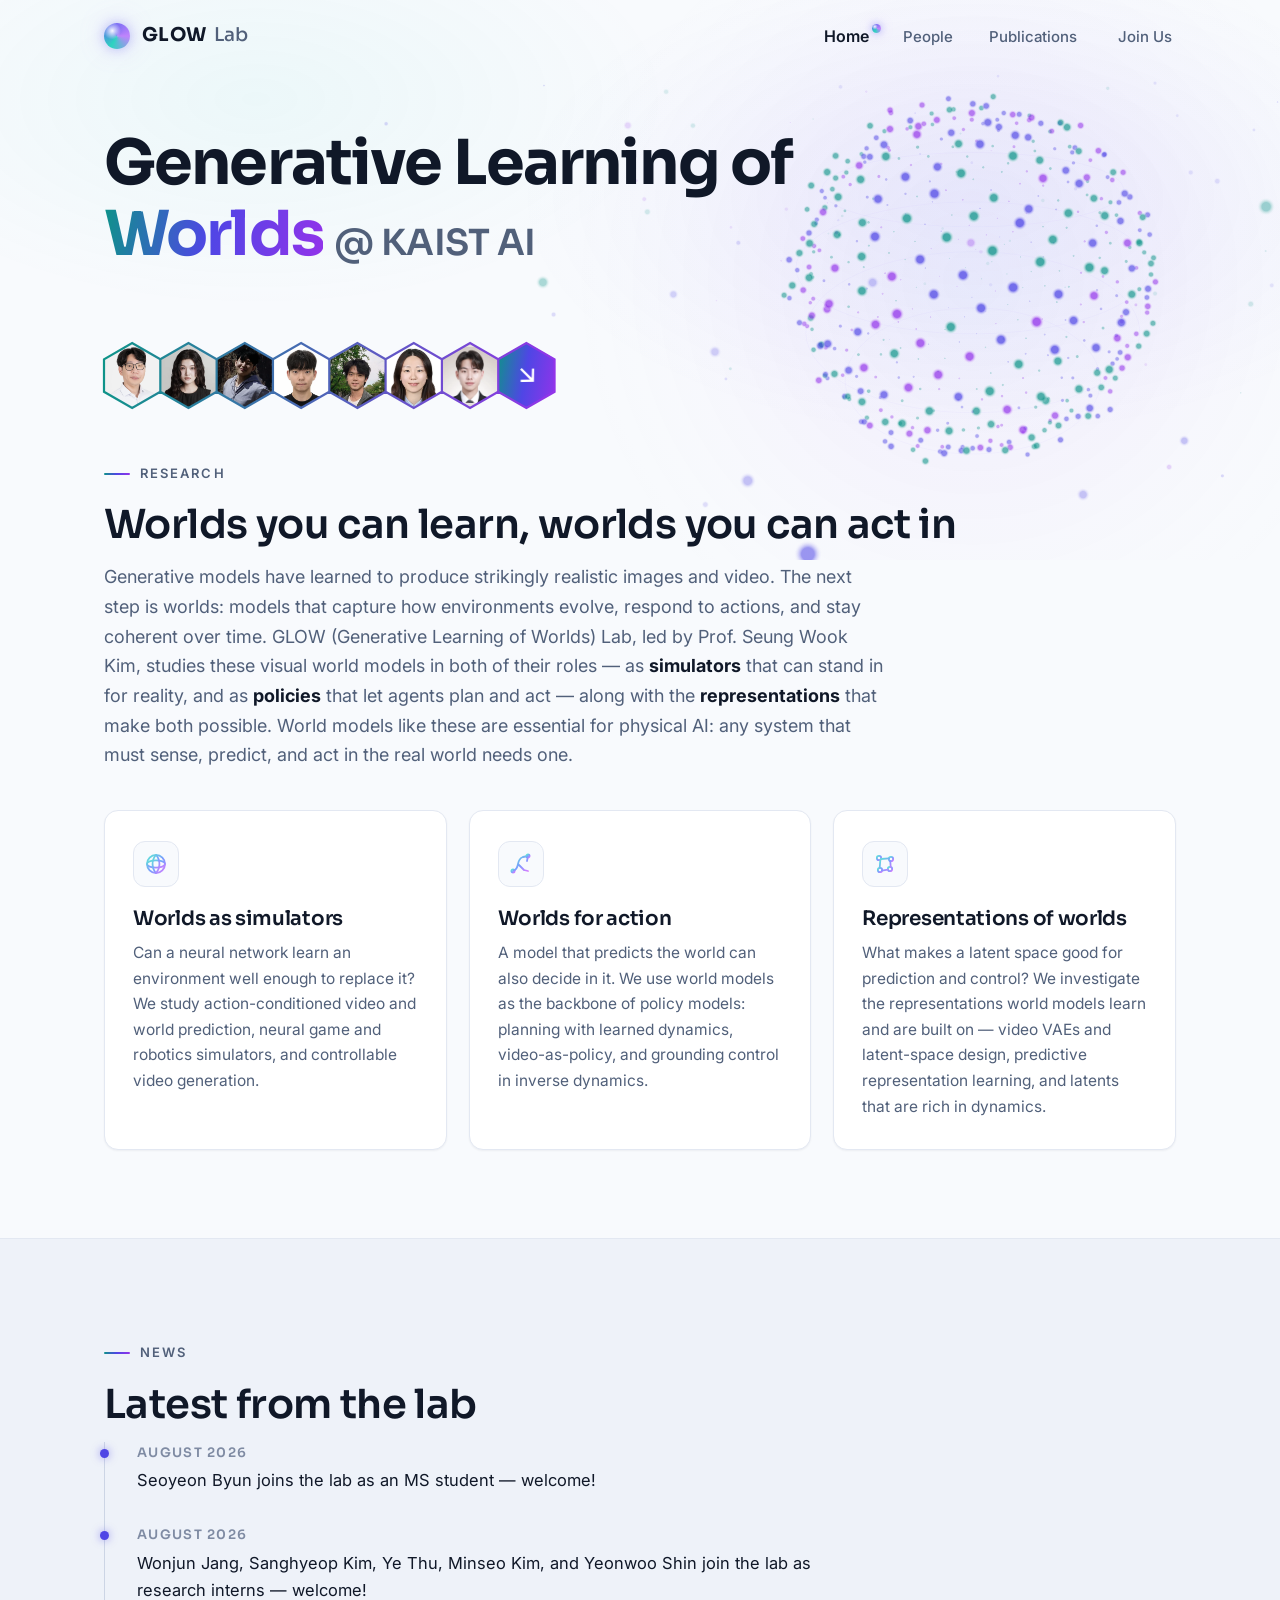
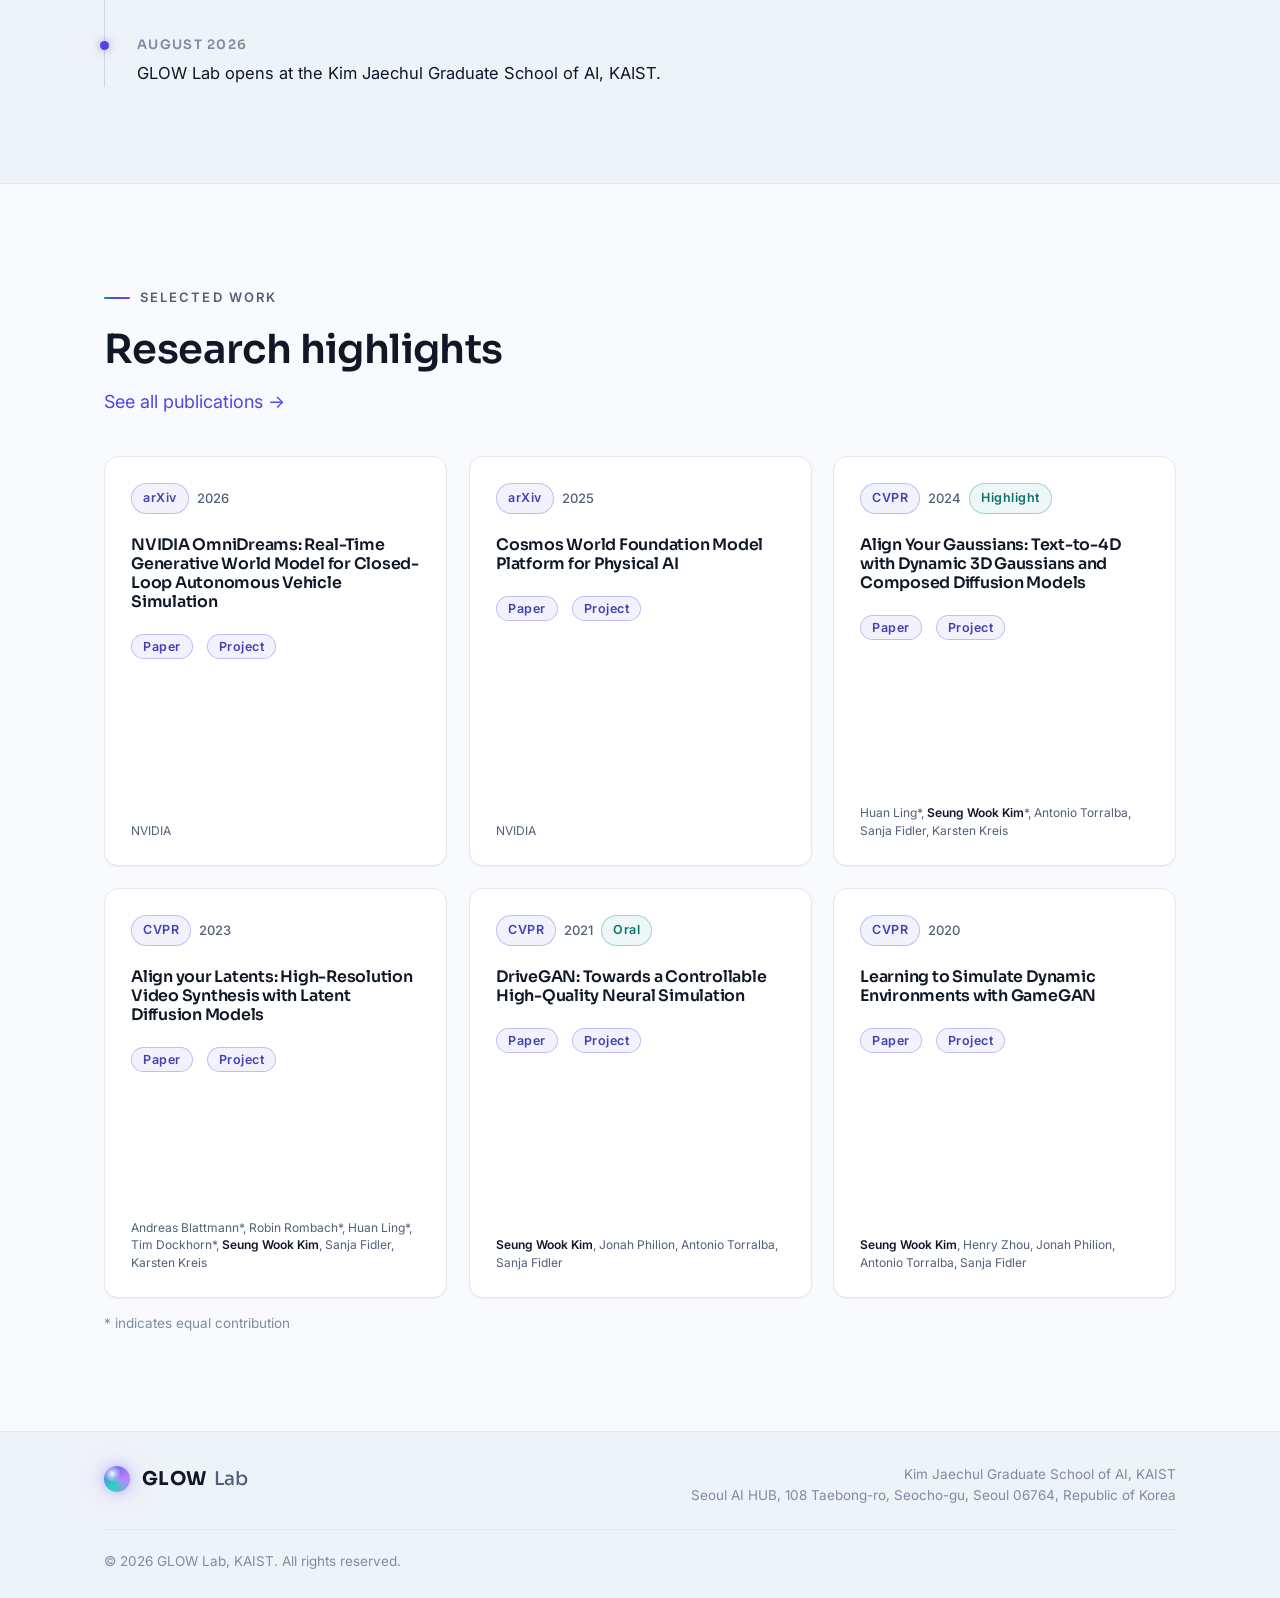
<file: index.html>
<!DOCTYPE html>
<html lang="en">
<head>
  <meta charset="UTF-8">
  <meta name="viewport" content="width=device-width, initial-scale=1.0">
  <title>GLOW Lab — Generative Learning of Worlds | KAIST AI</title>
  <meta name="description" content="GLOW (Generative Learning of Worlds) Lab at KAIST AI builds generative world models that learn to simulate, understand, and act in complex environments. Led by Prof. Seung Wook Kim.">
  <meta property="og:title" content="GLOW Lab — Generative Learning of Worlds">
  <meta property="og:description" content="Generative world models that learn to simulate, understand, and act in complex environments. KAIST AI, opening August 2026.">
  <meta property="og:type" content="website">
  <link rel="icon" type="image/svg+xml" href="assets/favicon.svg">
  <link rel="preconnect" href="https://fonts.googleapis.com">
  <link rel="preconnect" href="https://fonts.gstatic.com" crossorigin>
  <link href="https://fonts.googleapis.com/css2?family=Inter:wght@400;500;600&family=Sora:wght@500;600;700&display=swap" rel="stylesheet">
  <link rel="stylesheet" href="css/style.css">
</head>
<body>
  <a class="skip-link" href="#main">Skip to content</a>

  <!-- gradient used by the pillar icons -->
  <svg width="0" height="0" aria-hidden="true" style="position:absolute">
    <defs>
      <linearGradient id="icon-gradient" x1="0" y1="0" x2="1" y2="1">
        <stop offset="0%" stop-color="#5eead4"/>
        <stop offset="55%" stop-color="#7c9bff"/>
        <stop offset="100%" stop-color="#d67cff"/>
      </linearGradient>
    </defs>
  </svg>

  <header class="site-header">
    <nav class="nav container" aria-label="Main navigation">
      <a class="brand" href="index.html">
        <span class="brand-mark" aria-hidden="true"></span>
        <span class="brand-name">GLOW<span class="brand-sub">Lab</span></span>
      </a>
      <button class="nav-toggle" aria-expanded="false" aria-label="Toggle navigation">
        <span></span><span></span><span></span>
      </button>
      <ul class="nav-links">
        <li><a href="index.html" data-nav-label="Home" aria-current="page"><span class="nav-label">Home</span></a></li>
        <li><a href="people.html" data-nav-label="People"><span class="nav-label">People</span></a></li>
        <li><a href="publications.html" data-nav-label="Publications"><span class="nav-label">Publications</span></a></li>
        <li><a href="join.html" data-nav-label="Join Us"><span class="nav-label">Join Us</span></a></li>
      </ul>
    </nav>
  </header>

  <main id="main">

    <!-- ================= Hero + Research ================= -->
    <section class="hero" id="research">
      <canvas id="world-canvas" aria-hidden="true"></canvas>
      <div class="container" style="position: relative; z-index: 2">
        <div class="hero-inner">
          <h1>Generative Learning of <span class="text-gradient">Worlds</span> <span class="hero-at">@ KAIST AI</span></h1>
        </div>
        <div class="member-stack-stage reveal" aria-label="GLOW Lab members">
          <div class="member-stack" data-member-stack>
            <a class="member-stack-people" href="people.html" aria-label="Meet the people of GLOW Lab"></a>
            <span class="member-stack-cells" aria-hidden="true">
              <span class="member-avatar member-cell member-photo" data-member-transition="seung-wook-kim" title="Seung Wook Kim">
                <img src="assets/seungwook-kim.jpg" alt="" width="413" height="531">
              </span>
              <span class="member-avatar member-cell member-photo" data-member-transition="seoyeon-byun" title="Seoyeon Byun">
                <img src="assets/people/seoyeon-byun.webp" alt="" width="512" height="512" decoding="async">
              </span>
              <span class="member-avatar member-cell member-photo" data-member-transition="wonjun-jang" title="Wonjun Jang">
                <img src="assets/people/wonjun-jang.webp" alt="" width="512" height="512" decoding="async">
              </span>
              <span class="member-avatar member-cell member-photo" data-member-transition="sanghyeop-kim" title="Sanghyeop Kim">
                <img src="assets/people/sanghyeop-kim.webp" alt="" width="512" height="512" decoding="async">
              </span>
              <span class="member-avatar member-cell member-photo" data-member-transition="kyaw-ye-thu" title="Ye Thu">
                <img src="assets/people/kyaw-ye-thu.webp" alt="" width="512" height="512" decoding="async">
              </span>
              <span class="member-avatar member-cell member-photo" data-member-transition="minseo-kim" title="Minseo Kim">
                <img src="assets/people/minseo-kim.webp" alt="" width="512" height="512" decoding="async">
              </span>
              <span class="member-avatar member-cell member-photo" data-member-transition="yeonwoo-shin" title="Yeonwoo Shin">
                <img src="assets/people/yeonwoo-shin.webp" alt="" width="512" height="512" decoding="async">
              </span>
            </span>
            <a class="member-stack-join" data-axis-arrow-trigger href="join.html" aria-label="Join GLOW Lab">
              <span class="axis-arrow-icon" aria-hidden="true"></span>
            </a>
          </div>
        </div>
        <div class="reveal">
          <span class="eyebrow">Research</span>
          <h2 class="section-title">Worlds you can learn, worlds you can act in</h2>
          <p class="section-lead" style="max-width: 780px">
            Generative models have learned to produce strikingly realistic images and video.
            The next step is worlds: models that capture how environments evolve, respond to
            actions, and stay coherent over time. GLOW (Generative Learning of Worlds) Lab,
            led by Prof. Seung Wook Kim, studies these visual world models
            in both of their roles — as <strong style="color: var(--text)">simulators</strong> that can stand in for reality, and as
            <strong style="color: var(--text)">policies</strong> that let agents plan and act — along with the
            <strong style="color: var(--text)">representations</strong> that make both possible. World models
            like these are essential for physical AI: any system that must sense, predict, and
            act in the real world needs one.
          </p>
        </div>
        <div class="pillars">
          <article class="pillar reveal">
            <div class="pillar-icon" aria-hidden="true">
              <svg width="24" height="24" viewBox="0 0 24 24" fill="none" stroke-width="1.8" stroke-linecap="round" stroke-linejoin="round"><circle cx="12" cy="12" r="9"/><ellipse cx="12" cy="12" rx="9" ry="3.6"/><path d="M12 3a13.5 13.5 0 0 1 0 18M12 3a13.5 13.5 0 0 0 0 18"/></svg>
            </div>
            <h3>Worlds as simulators</h3>
            <p>
              Can a neural network learn an environment well enough to replace it?
              We study action-conditioned video and world prediction, neural game and
              robotics simulators, and controllable video generation.
            </p>
          </article>
          <article class="pillar reveal reveal-delay-1">
            <div class="pillar-icon" aria-hidden="true">
              <svg width="24" height="24" viewBox="0 0 24 24" fill="none" stroke-width="1.8" stroke-linecap="round" stroke-linejoin="round"><path d="M4 19c3-1 4.5-4 5-7M9 12c.5-3 2-6 5-7M14 5l5-1-1 5M9 12l6 6M15 18l4 1"/><circle cx="4" cy="19" r="1.6"/><circle cx="19" cy="4" r="1.6"/></svg>
            </div>
            <h3>Worlds for action</h3>
            <p>
              A model that predicts the world can also decide in it. We use world models
              as the backbone of policy models: planning with learned dynamics,
              video-as-policy, and grounding control in inverse dynamics.
            </p>
          </article>
          <article class="pillar reveal reveal-delay-2">
            <div class="pillar-icon" aria-hidden="true">
              <svg width="24" height="24" viewBox="0 0 24 24" fill="none" stroke-width="1.8" stroke-linecap="round" stroke-linejoin="round"><circle cx="6" cy="6" r="2.2"/><circle cx="18" cy="7" r="2.2"/><circle cx="7" cy="18" r="2.2"/><circle cx="17" cy="17" r="2.2"/><path d="M8 7l8-.6M7.3 8.1l-.6 7.7M8.9 18.6l6-.9M17.7 15l-.4-5.8"/></svg>
            </div>
            <h3>Representations of worlds</h3>
            <p>
              What makes a latent space good for prediction and control? We investigate
              the representations world models learn and are built on — video VAEs and
              latent-space design, predictive representation learning, and latents that
              are rich in dynamics.
            </p>
          </article>
        </div>
      </div>
    </section>

    <!-- ================= News ================= -->
    <section class="section section-alt">
      <div class="container">
        <div class="reveal">
          <span class="eyebrow">News</span>
          <h2 class="section-title">Latest from the lab</h2>
        </div>
        <ul class="news-list reveal" style="max-width: 720px">
          <li class="news-item">
            <span class="news-date">August 2026</span>
            <p>Seoyeon Byun joins the lab as an MS student — welcome!</p>
          </li>
          <li class="news-item">
            <span class="news-date">August 2026</span>
            <p>Wonjun Jang, Sanghyeop Kim, Ye Thu, Minseo Kim, and Yeonwoo Shin
               join the lab as research interns — welcome!</p>
          </li>
          <li class="news-item">
            <span class="news-date">August 2026</span>
            <p>GLOW Lab opens at the Kim Jaechul Graduate School of AI, KAIST.</p>
          </li>
        </ul>
      </div>
    </section>

    <!-- ================= Selected publications ================= -->
    <section class="section">
      <div class="container">
        <div class="reveal">
          <span class="eyebrow">Selected Work</span>
          <h2 class="section-title">Research highlights</h2>
          <p class="section-lead">
            <a href="publications.html" style="color: var(--glow-b)">See all publications →</a>
          </p>
        </div>
        <ul class="pub-list">
          <li class="pub reveal">
            <h3 class="pub-title"><a href="https://research.nvidia.com/labs/sil/projects/omnidreams-blog/" target="_blank" rel="noopener">NVIDIA OmniDreams: Real-Time Generative World Model for Closed-Loop Autonomous Vehicle Simulation</a></h3>
            <p class="pub-authors">NVIDIA</p>
            <div class="pub-meta">
              <span class="venue">arXiv 2026</span>
              <div class="pub-links">
                <a href="https://arxiv.org/abs/2606.03159" target="_blank" rel="noopener">Paper</a>
                <a href="https://research.nvidia.com/labs/sil/projects/omnidreams-blog/" target="_blank" rel="noopener">Project</a>
              </div>
            </div>
          </li>
          <li class="pub reveal">
            <h3 class="pub-title"><a href="https://research.nvidia.com/labs/dir/cosmos1/" target="_blank" rel="noopener">Cosmos World Foundation Model Platform for Physical AI</a></h3>
            <p class="pub-authors">NVIDIA</p>
            <div class="pub-meta">
              <span class="venue">arXiv 2025</span>
              <div class="pub-links">
                <a href="https://arxiv.org/abs/2501.03575" target="_blank" rel="noopener">Paper</a>
                <a href="https://research.nvidia.com/labs/dir/cosmos1/" target="_blank" rel="noopener">Project</a>
              </div>
            </div>
          </li>
          <li class="pub reveal">
            <h3 class="pub-title"><a href="https://research.nvidia.com/labs/toronto-ai/AlignYourGaussians/" target="_blank" rel="noopener">Align Your Gaussians: Text-to-4D with Dynamic 3D Gaussians and Composed Diffusion Models</a></h3>
            <p class="pub-authors">Huan Ling*, <span class="me">Seung Wook Kim</span>*, Antonio Torralba, Sanja Fidler, Karsten Kreis</p>
            <div class="pub-meta">
              <span class="venue">CVPR 2024</span>
              <span class="award">Highlight</span>
              <div class="pub-links">
                <a href="https://arxiv.org/abs/2312.13763" target="_blank" rel="noopener">Paper</a>
                <a href="https://research.nvidia.com/labs/toronto-ai/AlignYourGaussians/" target="_blank" rel="noopener">Project</a>
              </div>
            </div>
          </li>
          <li class="pub reveal">
            <h3 class="pub-title"><a href="https://research.nvidia.com/labs/toronto-ai/VideoLDM/" target="_blank" rel="noopener">Align your Latents: High-Resolution Video Synthesis with Latent Diffusion Models</a></h3>
            <p class="pub-authors">Andreas Blattmann*, Robin Rombach*, Huan Ling*, Tim Dockhorn*, <span class="me">Seung Wook Kim</span>, Sanja Fidler, Karsten Kreis</p>
            <div class="pub-meta">
              <span class="venue">CVPR 2023</span>
              <div class="pub-links">
                <a href="https://arxiv.org/abs/2304.08818" target="_blank" rel="noopener">Paper</a>
                <a href="https://research.nvidia.com/labs/toronto-ai/VideoLDM/" target="_blank" rel="noopener">Project</a>
              </div>
            </div>
          </li>
          <li class="pub reveal">
            <h3 class="pub-title"><a href="https://nv-tlabs.github.io/DriveGAN/" target="_blank" rel="noopener">DriveGAN: Towards a Controllable High-Quality Neural Simulation</a></h3>
            <p class="pub-authors"><span class="me">Seung Wook Kim</span>, Jonah Philion, Antonio Torralba, Sanja Fidler</p>
            <div class="pub-meta">
              <span class="venue">CVPR 2021</span>
              <span class="award">Oral</span>
              <div class="pub-links">
                <a href="https://arxiv.org/abs/2104.15060" target="_blank" rel="noopener">Paper</a>
                <a href="https://nv-tlabs.github.io/DriveGAN/" target="_blank" rel="noopener">Project</a>
              </div>
            </div>
          </li>
          <li class="pub reveal">
            <h3 class="pub-title"><a href="https://nv-tlabs.github.io/gameGAN/" target="_blank" rel="noopener">Learning to Simulate Dynamic Environments with GameGAN</a></h3>
            <p class="pub-authors"><span class="me">Seung Wook Kim</span>, Henry Zhou, Jonah Philion, Antonio Torralba, Sanja Fidler</p>
            <div class="pub-meta">
              <span class="venue">CVPR 2020</span>
              <div class="pub-links">
                <a href="https://arxiv.org/abs/2005.12126" target="_blank" rel="noopener">Paper</a>
                <a href="https://nv-tlabs.github.io/gameGAN/" target="_blank" rel="noopener">Project</a>
              </div>
            </div>
          </li>
        </ul>
        <p style="font-size: 13.5px; color: var(--text-faint); margin: 14px 0 0">* indicates equal contribution</p>
      </div>
    </section>

  </main>

  <footer class="site-footer">
    <div class="container">
      <div class="footer-compact">
        <a class="brand" href="index.html">
          <span class="brand-mark" aria-hidden="true"></span>
          <span class="brand-name">GLOW<span class="brand-sub">Lab</span></span>
        </a>
        <p class="footer-address">
          Kim Jaechul Graduate School of AI, KAIST<br>
          Seoul AI HUB, 108 Taebong-ro, Seocho-gu, Seoul 06764, Republic of Korea
        </p>
      </div>
      <div class="footer-bottom">
        <span>© 2026 GLOW Lab, KAIST. All rights reserved.</span>
      </div>
    </div>
  </footer>

  <script src="js/main.js"></script>
</body>
</html>
</file>
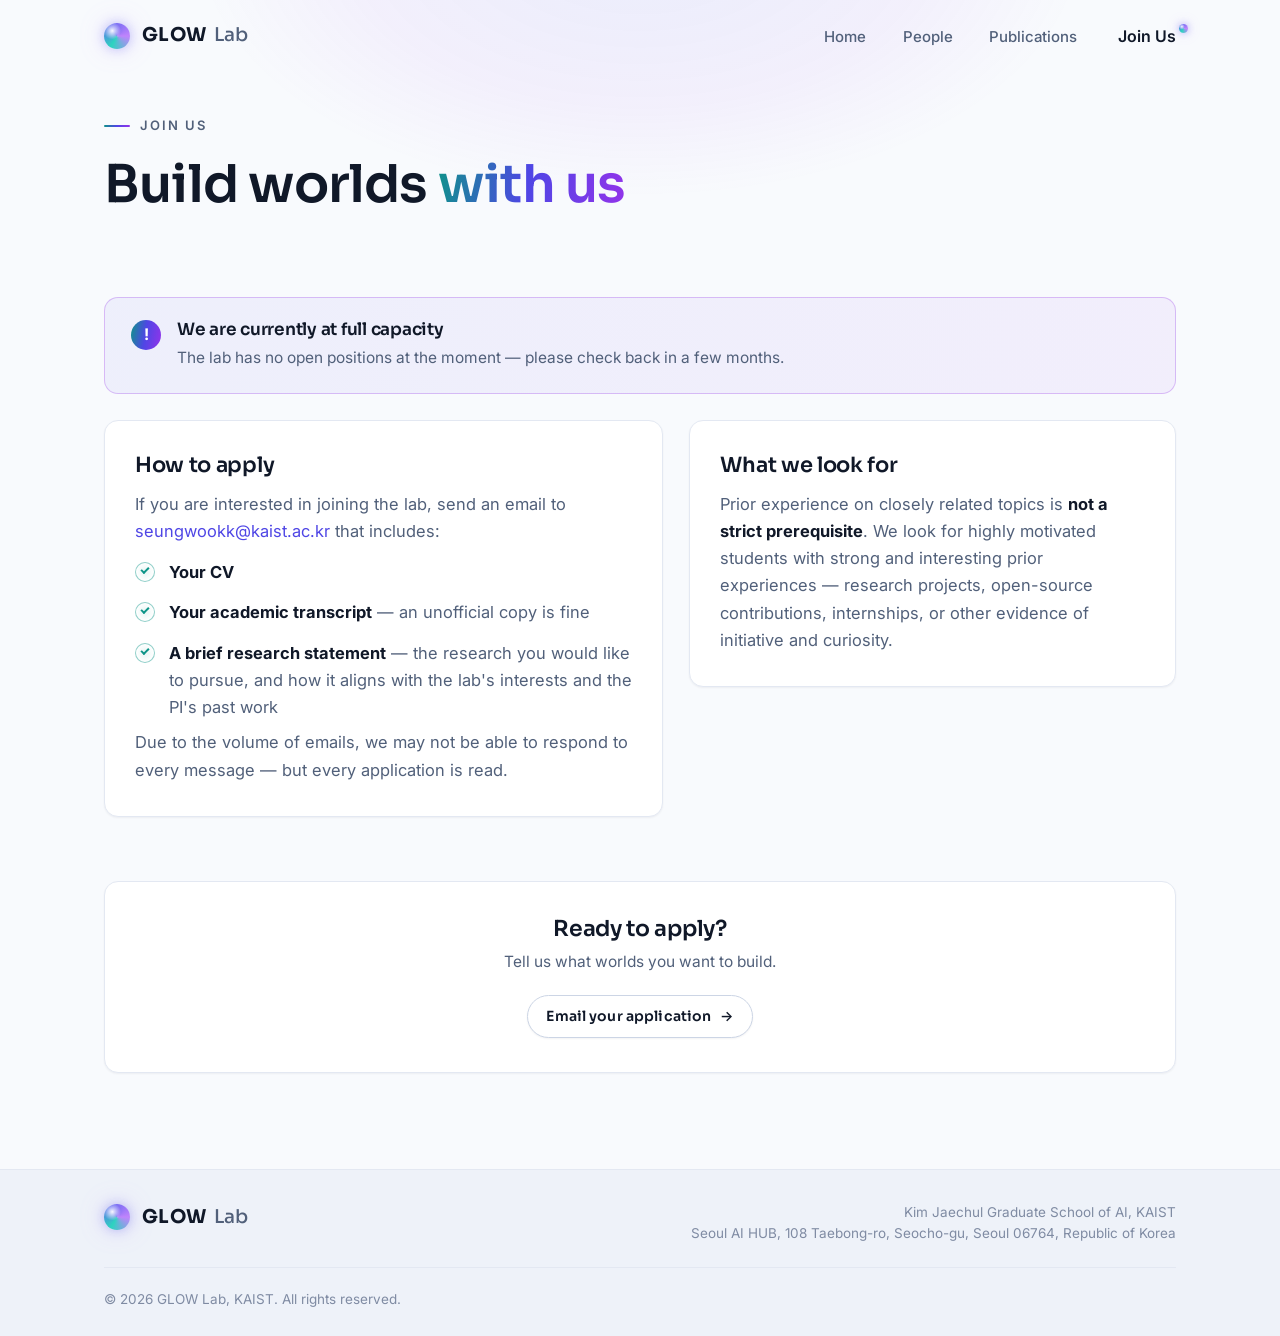
<file: join.html>
<!DOCTYPE html>
<html lang="en">
<head>
  <meta charset="UTF-8">
  <meta name="viewport" content="width=device-width, initial-scale=1.0">
  <title>Join Us — GLOW Lab</title>
  <meta name="description" content="GLOW Lab at KAIST AI is recruiting MS and PhD students interested in generative models, world models, and physical AI. Learn how to apply.">
  <link rel="icon" type="image/svg+xml" href="assets/favicon.svg">
  <link rel="preconnect" href="https://fonts.googleapis.com">
  <link rel="preconnect" href="https://fonts.gstatic.com" crossorigin>
  <link href="https://fonts.googleapis.com/css2?family=Inter:wght@400;500;600&family=Sora:wght@500;600;700&display=swap" rel="stylesheet">
  <link rel="stylesheet" href="css/style.css">
</head>
<body>
  <a class="skip-link" href="#main">Skip to content</a>

  <header class="site-header scrolled">
    <nav class="nav container" aria-label="Main navigation">
      <a class="brand" href="index.html">
        <span class="brand-mark" aria-hidden="true"></span>
        <span class="brand-name">GLOW<span class="brand-sub">Lab</span></span>
      </a>
      <button class="nav-toggle" aria-expanded="false" aria-label="Toggle navigation">
        <span></span><span></span><span></span>
      </button>
      <ul class="nav-links">
        <li><a href="index.html" data-nav-label="Home"><span class="nav-label">Home</span></a></li>
        <li><a href="people.html" data-nav-label="People"><span class="nav-label">People</span></a></li>
        <li><a href="publications.html" data-nav-label="Publications"><span class="nav-label">Publications</span></a></li>
        <li><a href="join.html" data-nav-label="Join Us" aria-current="page"><span class="nav-label">Join Us</span></a></li>
      </ul>
    </nav>
  </header>

  <main id="main">
    <div class="page-head">
      <div class="container">
        <span class="eyebrow">Join Us</span>
        <h1>Build worlds <span class="text-gradient">with us</span></h1>
      </div>
    </div>

    <section class="container" style="padding-bottom: 64px">
      <div class="join-notice" role="note">
        <span class="join-notice-icon" aria-hidden="true">!</span>
        <div>
          <h3>We are currently at full capacity</h3>
          <p>
            The lab has no open positions at the moment — please check back in a few
            months.
          </p>
        </div>
      </div>
      <div class="join-grid">
        <div class="join-card">
          <h3>How to apply</h3>
          <p>
            If you are interested in joining the lab, send an email to
            <a href="mailto:seungwookk@kaist.ac.kr" style="color: var(--glow-b)">seungwookk@kaist.ac.kr</a>
            that includes:
          </p>
          <ul class="checklist">
            <li><strong>Your CV</strong></li>
            <li><strong>Your academic transcript</strong> — an unofficial copy is fine</li>
            <li><strong>A brief research statement</strong> — the research you would like to
                pursue, and how it aligns with the lab's interests and the PI's past work</li>
          </ul>
          <p>
            Due to the volume of emails, we may not be able to respond to every message —
            but every application is read.
          </p>
        </div>
        <div class="join-card">
          <h3>What we look for</h3>
          <p>
            Prior experience on closely related topics is <strong style="color: var(--text)">not a strict
            prerequisite</strong>. We look for highly motivated students with strong and
            interesting prior experiences — research projects, open-source
            contributions, internships, or other evidence of initiative and curiosity.
          </p>
        </div>
      </div>
    </section>

    <section class="container" style="padding-bottom: 96px">
      <div class="cta-banner cta-compact">
        <h2>Ready to apply?</h2>
        <p>
          Tell us what worlds you want to build.
        </p>
        <a class="btn btn-ghost btn-sm" href="mailto:seungwookk@kaist.ac.kr?subject=GLOW%20Lab%20Application">
          Email your application <span class="arrow" aria-hidden="true">→</span>
        </a>
      </div>
    </section>
  </main>

  <footer class="site-footer">
    <div class="container">
      <div class="footer-compact">
        <a class="brand" href="index.html">
          <span class="brand-mark" aria-hidden="true"></span>
          <span class="brand-name">GLOW<span class="brand-sub">Lab</span></span>
        </a>
        <p class="footer-address">
          Kim Jaechul Graduate School of AI, KAIST<br>
          Seoul AI HUB, 108 Taebong-ro, Seocho-gu, Seoul 06764, Republic of Korea
        </p>
      </div>
      <div class="footer-bottom">
        <span>© 2026 GLOW Lab, KAIST. All rights reserved.</span>
      </div>
    </div>
  </footer>

  <script src="js/main.js"></script>
</body>
</html>
</file>
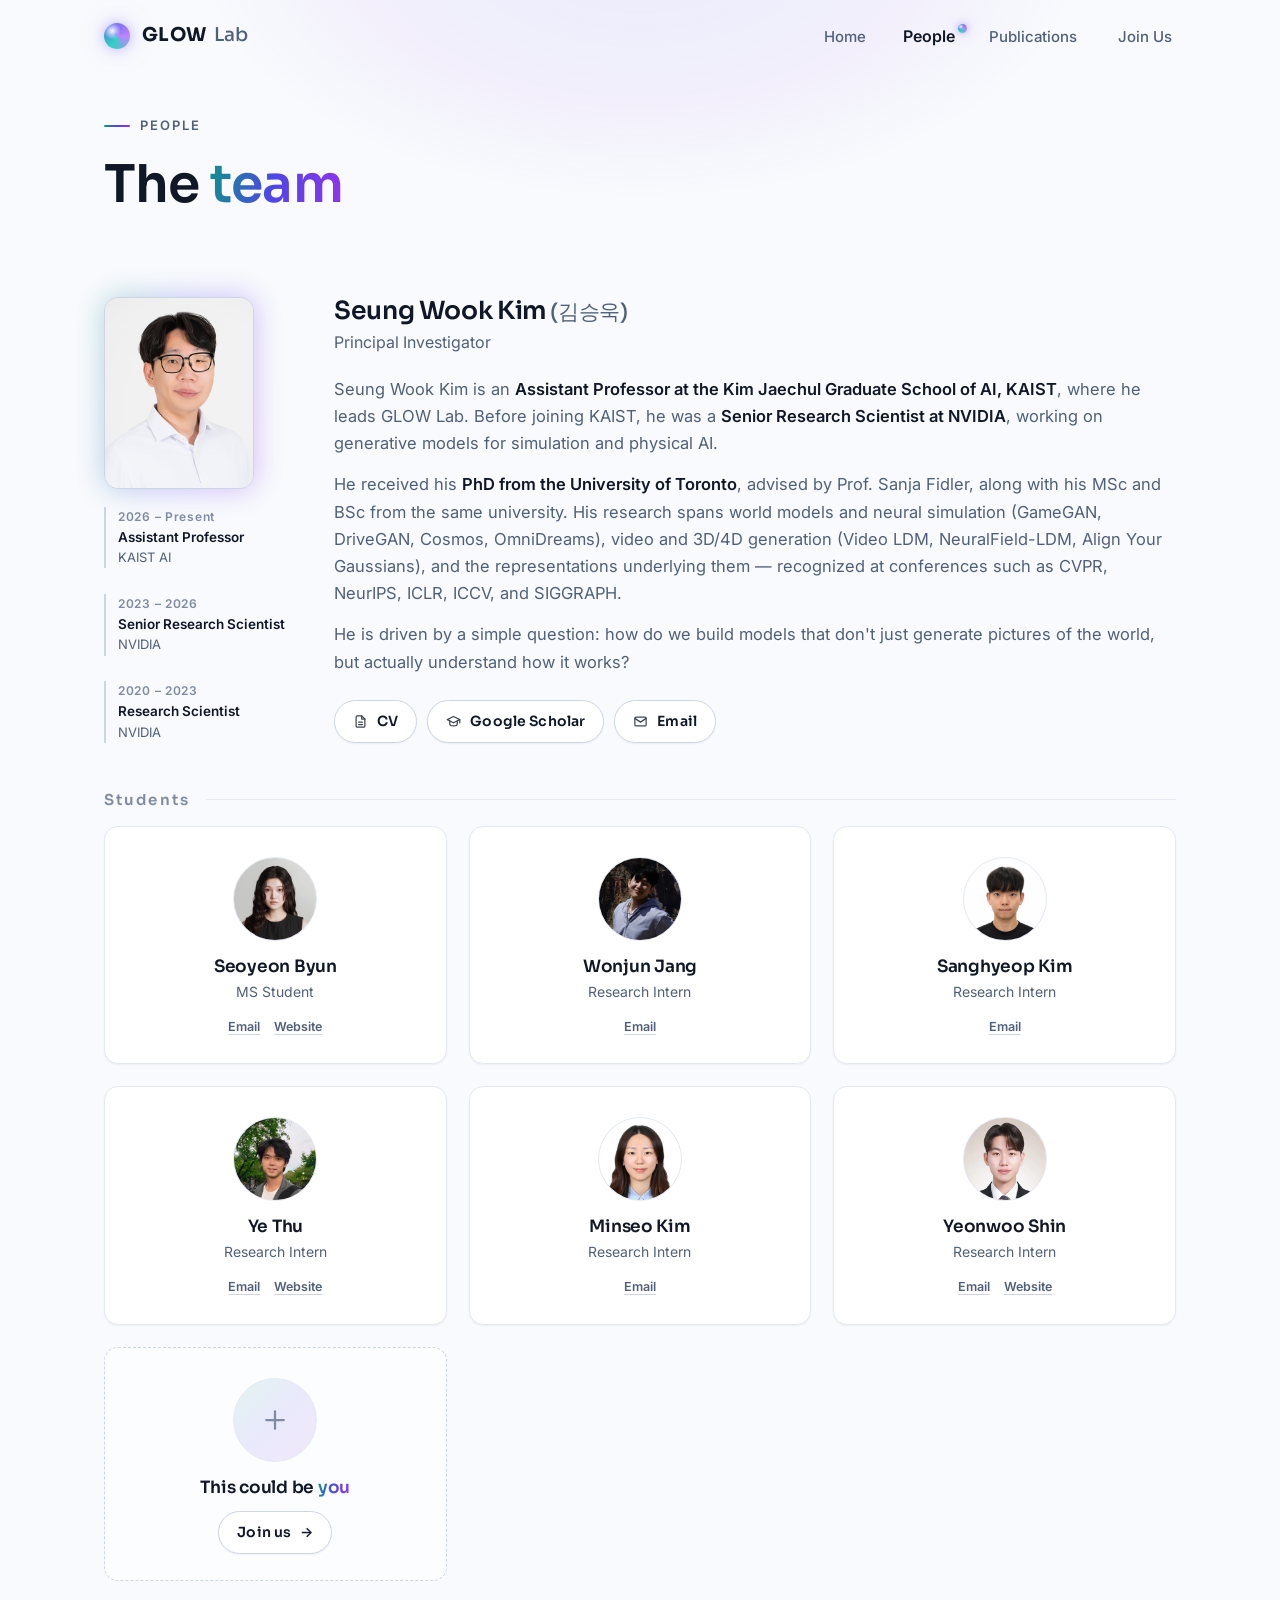
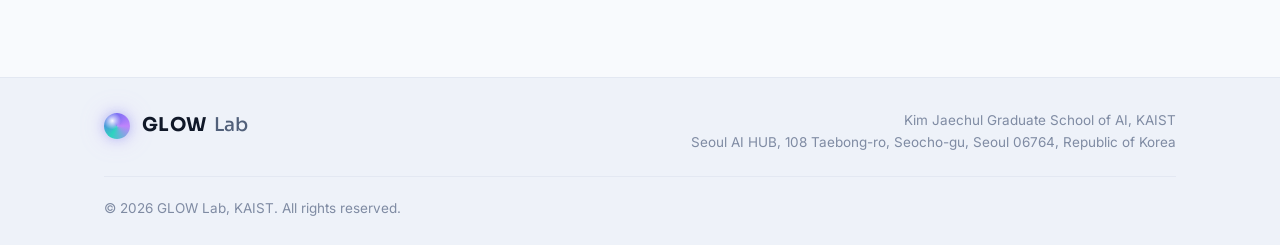
<file: people.html>
<!DOCTYPE html>
<html lang="en">
<head>
  <meta charset="UTF-8">
  <meta name="viewport" content="width=device-width, initial-scale=1.0">
  <title>People — GLOW Lab</title>
  <meta name="description" content="The people of GLOW Lab at KAIST AI, led by Prof. Seung Wook Kim.">
  <link rel="icon" type="image/svg+xml" href="assets/favicon.svg">
  <link rel="preconnect" href="https://fonts.googleapis.com">
  <link rel="preconnect" href="https://fonts.gstatic.com" crossorigin>
  <link href="https://fonts.googleapis.com/css2?family=Inter:wght@400;500;600&family=Sora:wght@500;600;700&display=swap" rel="stylesheet">
  <link rel="stylesheet" href="css/style.css">
</head>
<body>
  <a class="skip-link" href="#main">Skip to content</a>

  <header class="site-header scrolled">
    <nav class="nav container" aria-label="Main navigation">
      <a class="brand" href="index.html">
        <span class="brand-mark" aria-hidden="true"></span>
        <span class="brand-name">GLOW<span class="brand-sub">Lab</span></span>
      </a>
      <button class="nav-toggle" aria-expanded="false" aria-label="Toggle navigation">
        <span></span><span></span><span></span>
      </button>
      <ul class="nav-links">
        <li><a href="index.html" data-nav-label="Home"><span class="nav-label">Home</span></a></li>
        <li><a href="people.html" data-nav-label="People" aria-current="page"><span class="nav-label">People</span></a></li>
        <li><a href="publications.html" data-nav-label="Publications"><span class="nav-label">Publications</span></a></li>
        <li><a href="join.html" data-nav-label="Join Us"><span class="nav-label">Join Us</span></a></li>
      </ul>
    </nav>
  </header>

  <main id="main">
    <div class="page-head">
      <div class="container">
        <span class="eyebrow">People</span>
        <h1>The <span class="text-gradient">team</span></h1>
      </div>
    </div>

    <section class="container" style="padding-bottom: 40px">
      <div class="pi-card" data-member-record>
        <div>
          <div class="pi-photo-wrap" data-member-transition="seung-wook-kim">
            <img class="pi-photo" src="assets/seungwook-kim.jpg" alt="Portrait of Seung Wook Kim">
          </div>
          <div class="pi-facts">
            <ul class="fact-list">
              <li>
                <span class="fact-when">2026 – Present</span>
                <span class="fact-title">Assistant Professor</span>
                <span class="fact-sub">KAIST AI</span>
              </li>
              <li>
                <span class="fact-when">2023 – 2026</span>
                <span class="fact-title">Senior Research Scientist</span>
                <span class="fact-sub">NVIDIA</span>
              </li>
              <li>
                <span class="fact-when">2020 – 2023</span>
                <span class="fact-title">Research Scientist</span>
                <span class="fact-sub">NVIDIA</span>
              </li>
            </ul>
          </div>
        </div>
        <div>
          <h2 class="pi-name">Seung Wook Kim <span class="pi-name-kr">(김승욱)</span></h2>
          <p class="pi-role">Principal Investigator</p>
          <div class="pi-bio">
            <p>
              Seung Wook Kim is an <strong>Assistant Professor at the Kim Jaechul Graduate
              School of AI, KAIST</strong>, where he leads GLOW Lab. Before joining KAIST, he
              was a <strong>Senior Research Scientist at NVIDIA</strong>, working on generative
              models for simulation and physical AI.
            </p>
            <p>
              He received his <strong>PhD from the University of Toronto</strong>, advised by
              Prof. Sanja Fidler, along with his MSc and BSc from the same university. His
              research spans world models and neural simulation (GameGAN, DriveGAN, Cosmos,
              OmniDreams), video
              and 3D/4D generation (Video LDM, NeuralField-LDM, Align Your Gaussians), and
              the representations underlying them — recognized at conferences such as
              CVPR, NeurIPS, ICLR, ICCV, and SIGGRAPH.
            </p>
            <p>
              He is driven by a simple question: how do we build models that don't just
              generate pictures of the world, but actually understand how it works?
            </p>
          </div>
          <div class="pi-links">
            <a class="btn btn-ghost btn-sm" href="assets/CV-SeungWookKim.pdf" target="_blank" rel="noopener">
              <svg class="icon" width="15" height="15" viewBox="0 0 24 24" fill="none" stroke="currentColor" stroke-width="2" stroke-linecap="round" stroke-linejoin="round" aria-hidden="true"><path d="M14 3H7a2 2 0 0 0-2 2v14a2 2 0 0 0 2 2h10a2 2 0 0 0 2-2V8z"/><path d="M14 3v5h5"/><path d="M9 13h6M9 17h6"/></svg>
              CV
            </a>
            <a class="btn btn-ghost btn-sm" href="https://scholar.google.com/citations?user=bGNcndcAAAAJ" target="_blank" rel="noopener">
              <svg class="icon" width="15" height="15" viewBox="0 0 24 24" fill="none" stroke="currentColor" stroke-width="2" stroke-linecap="round" stroke-linejoin="round" aria-hidden="true"><path d="m12 4 10 5-10 5L2 9l10-5z"/><path d="M6 11.5V16c0 1.5 2.7 3 6 3s6-1.5 6-3v-4.5"/><path d="M22 9v5"/></svg>
              Google Scholar
            </a>
            <a class="btn btn-ghost btn-sm" href="mailto:seungwookk@kaist.ac.kr">
              <svg class="icon" width="15" height="15" viewBox="0 0 24 24" fill="none" stroke="currentColor" stroke-width="2" stroke-linecap="round" stroke-linejoin="round" aria-hidden="true"><rect x="3" y="5" width="18" height="14" rx="2"/><path d="m3 7 9 6 9-6"/></svg>
              Email
            </a>
          </div>
        </div>
      </div>
    </section>

    <section class="container" style="padding-bottom: 96px">
      <h2 class="pub-year">Students</h2>
      <div class="people-grid">
        <div class="person-card" data-member-record>
          <div class="person-avatar" data-member-transition="seoyeon-byun">
            <img src="assets/people/seoyeon-byun.webp" alt="Portrait of Seoyeon Byun" width="512" height="512" loading="lazy" decoding="async">
          </div>
          <h3 class="person-name">Seoyeon Byun</h3>
          <p class="person-role">MS Student</p>
          <div class="person-links">
            <a href="mailto:seooyxx@kaist.ac.kr" aria-label="Email Seoyeon Byun">Email</a>
            <a href="https://seooyxx.com" target="_blank" rel="noopener" aria-label="Visit Seoyeon Byun’s website">Website</a>
          </div>
        </div>
        <div class="person-card" data-member-record>
          <div class="person-avatar" data-member-transition="wonjun-jang">
            <img src="assets/people/wonjun-jang.webp" alt="Portrait of Wonjun Jang" width="512" height="512" loading="lazy" decoding="async">
          </div>
          <h3 class="person-name">Wonjun Jang</h3>
          <p class="person-role">Research Intern</p>
          <div class="person-links">
            <a href="mailto:wj055912@gmail.com" aria-label="Email Wonjun Jang">Email</a>
          </div>
        </div>
        <div class="person-card" data-member-record>
          <div class="person-avatar" data-member-transition="sanghyeop-kim">
            <img src="assets/people/sanghyeop-kim.webp" alt="Portrait of Sanghyeop Kim" width="512" height="512" loading="lazy" decoding="async">
          </div>
          <h3 class="person-name">Sanghyeop Kim</h3>
          <p class="person-role">Research Intern</p>
          <div class="person-links">
            <a href="mailto:sanghyeop0416@gmail.com" aria-label="Email Sanghyeop Kim">Email</a>
          </div>
        </div>
        <div class="person-card" data-member-record>
          <div class="person-avatar" data-member-transition="kyaw-ye-thu">
            <img src="assets/people/kyaw-ye-thu.webp" alt="Portrait of Ye Thu" width="512" height="512" loading="lazy" decoding="async">
          </div>
          <h3 class="person-name">Ye Thu</h3>
          <p class="person-role">Research Intern</p>
          <div class="person-links">
            <a href="mailto:kyawyethu@kaist.ac.kr" aria-label="Email Ye Thu">Email</a>
            <a href="https://kyaw-yethu.github.io/" target="_blank" rel="noopener" aria-label="Visit Ye Thu’s website">Website</a>
          </div>
        </div>
        <div class="person-card" data-member-record>
          <div class="person-avatar" data-member-transition="minseo-kim">
            <img src="assets/people/minseo-kim.webp" alt="Portrait of Minseo Kim" width="512" height="512" loading="lazy" decoding="async">
          </div>
          <h3 class="person-name">Minseo Kim</h3>
          <p class="person-role">Research Intern</p>
          <div class="person-links">
            <a href="mailto:mskkim28@gmail.com" aria-label="Email Minseo Kim">Email</a>
          </div>
        </div>
        <div class="person-card" data-member-record>
          <div class="person-avatar" data-member-transition="yeonwoo-shin">
            <img src="assets/people/yeonwoo-shin.webp" alt="Portrait of Yeonwoo Shin" width="512" height="512" loading="lazy" decoding="async">
          </div>
          <h3 class="person-name">Yeonwoo Shin</h3>
          <p class="person-role">Research Intern</p>
          <div class="person-links">
            <a href="mailto:mu10adhd@gmail.com" aria-label="Email Yeonwoo Shin">Email</a>
            <a href="https://yo0oenu.github.io/" target="_blank" rel="noopener" aria-label="Visit Yeonwoo Shin’s website">Website</a>
          </div>
        </div>
        <div class="person-card person-join">
          <div class="person-avatar" aria-hidden="true">
            <svg width="30" height="30" viewBox="0 0 24 24" fill="none" stroke="currentColor" stroke-width="1.8" stroke-linecap="round"><path d="M12 5v14M5 12h14"/></svg>
          </div>
          <h3 class="person-name" style="margin-bottom: 14px">This could be <span class="text-gradient">you</span></h3>
          <a class="btn btn-ghost btn-sm" href="join.html">Join us <span class="arrow" aria-hidden="true">→</span></a>
        </div>
      </div>
    </section>
  </main>

  <footer class="site-footer">
    <div class="container">
      <div class="footer-compact">
        <a class="brand" href="index.html">
          <span class="brand-mark" aria-hidden="true"></span>
          <span class="brand-name">GLOW<span class="brand-sub">Lab</span></span>
        </a>
        <p class="footer-address">
          Kim Jaechul Graduate School of AI, KAIST<br>
          Seoul AI HUB, 108 Taebong-ro, Seocho-gu, Seoul 06764, Republic of Korea
        </p>
      </div>
      <div class="footer-bottom">
        <span>© 2026 GLOW Lab, KAIST. All rights reserved.</span>
      </div>
    </div>
  </footer>

  <script src="js/main.js"></script>
</body>
</html>
</file>
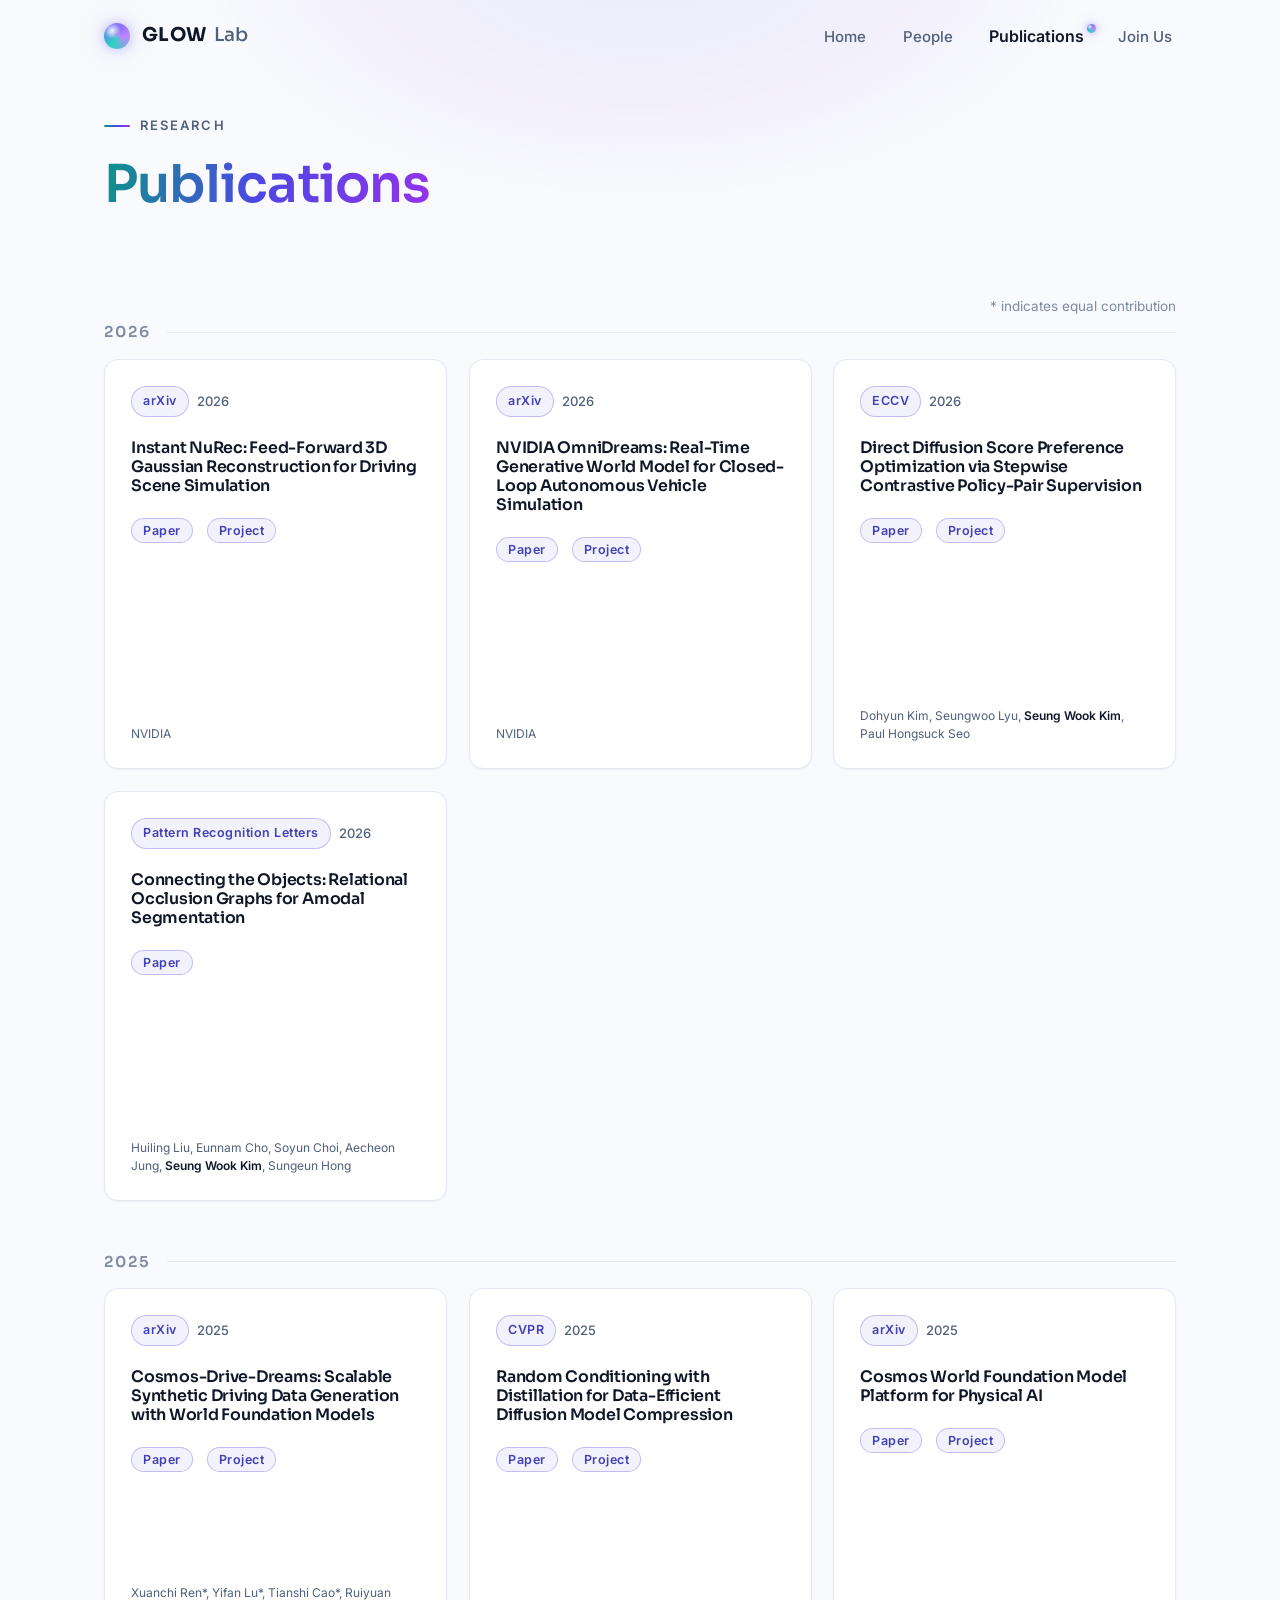
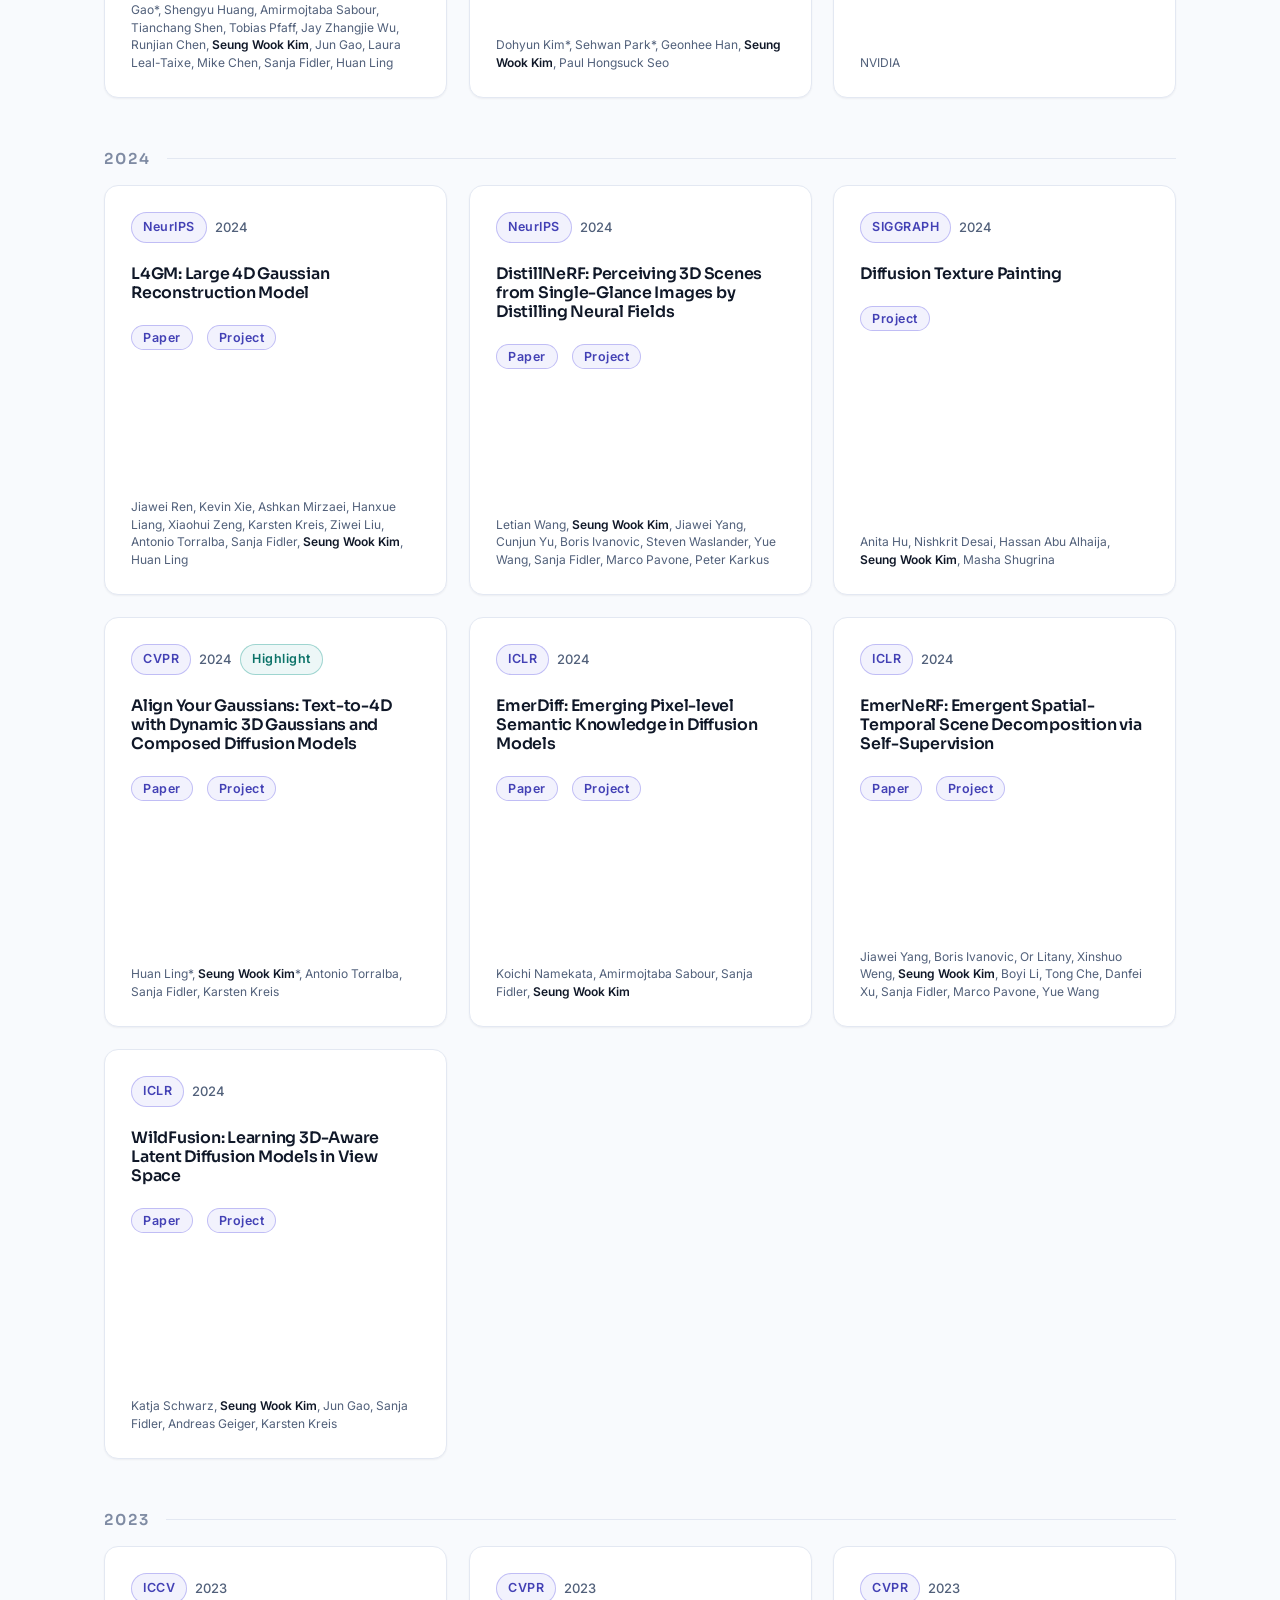
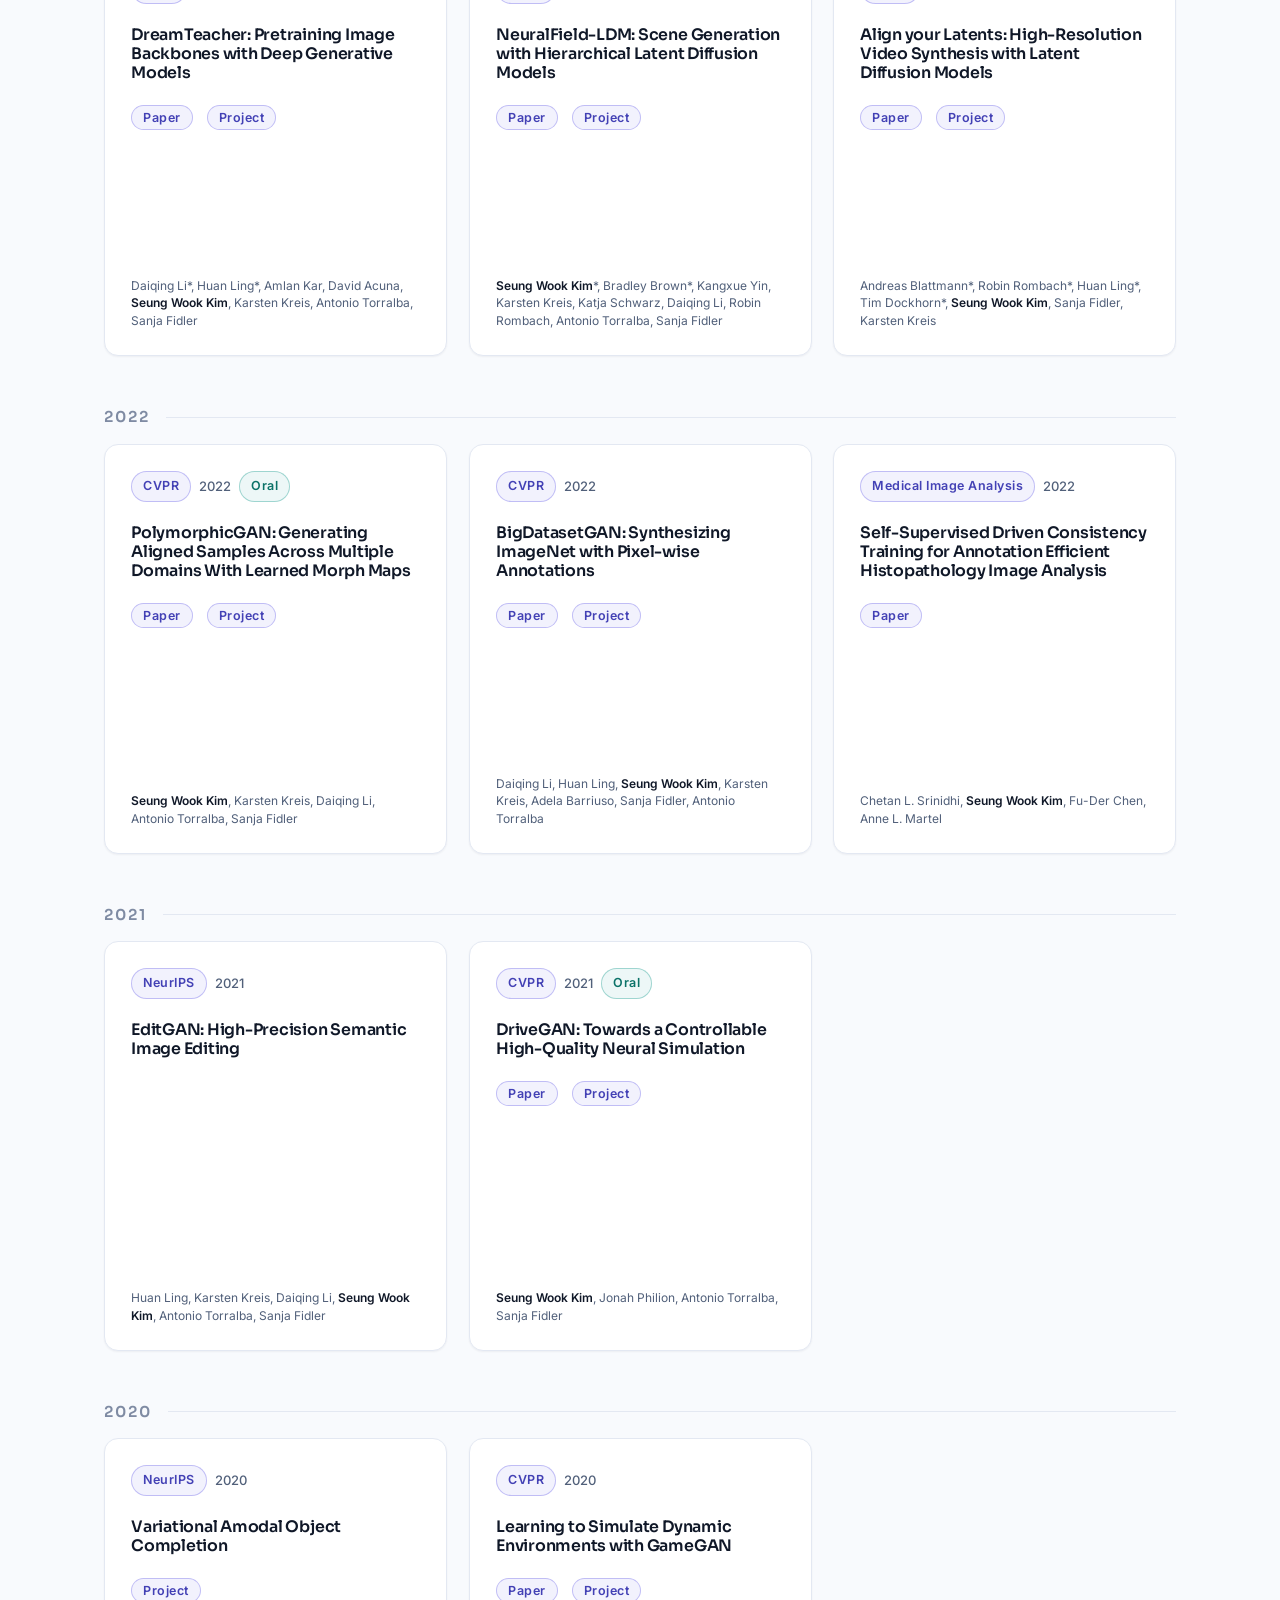
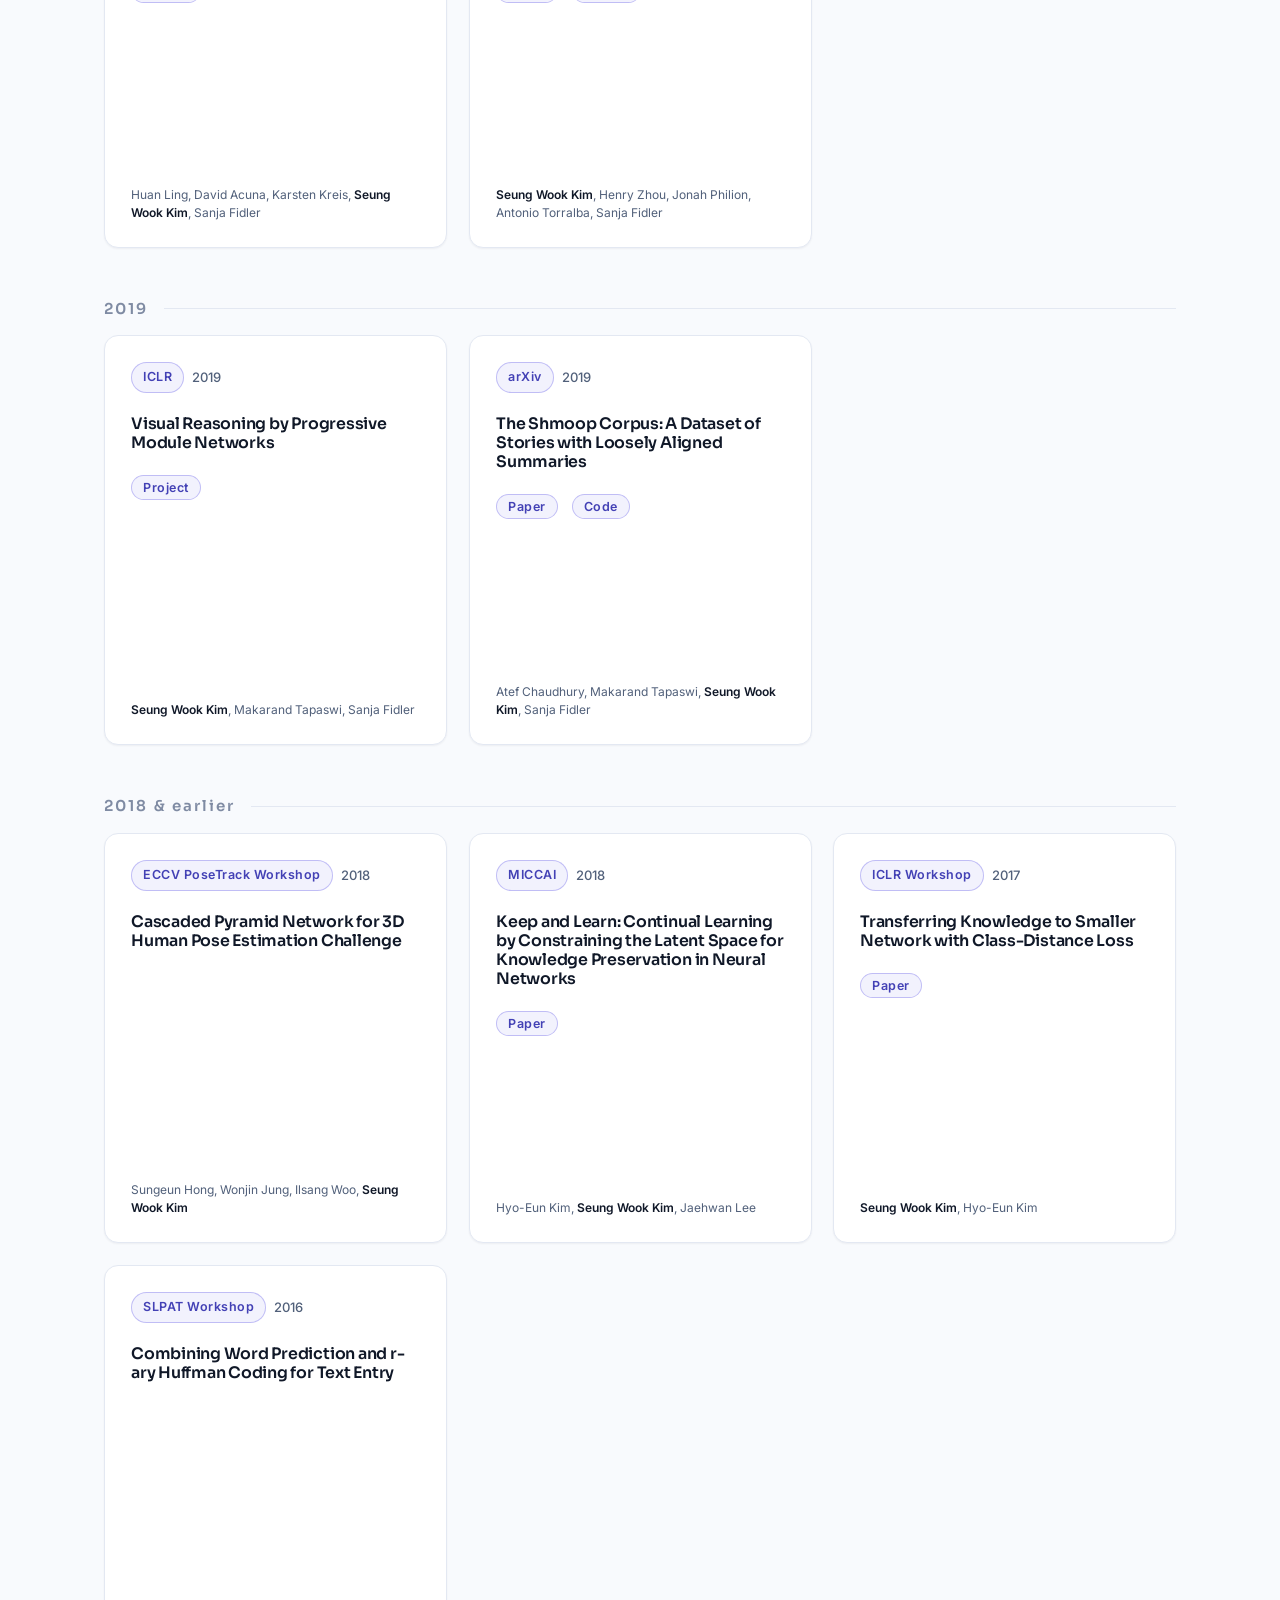
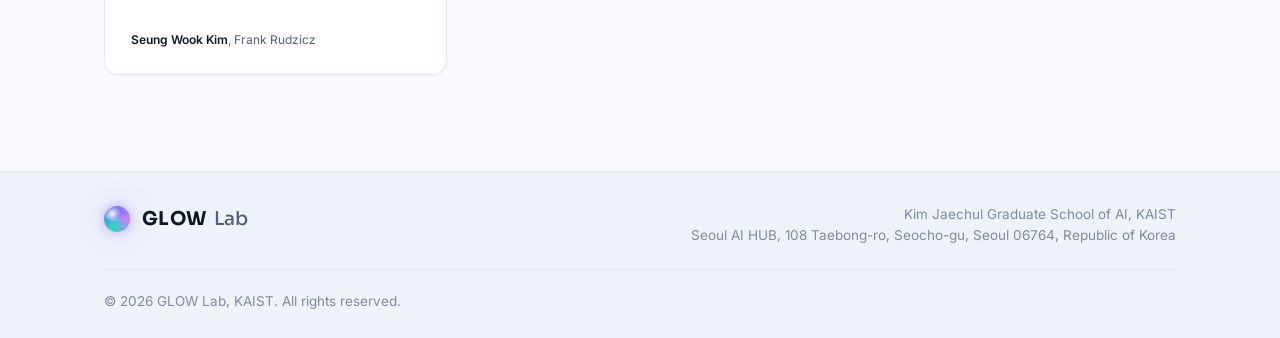
<file: publications.html>
<!DOCTYPE html>
<html lang="en">
<head>
  <meta charset="UTF-8">
  <meta name="viewport" content="width=device-width, initial-scale=1.0">
  <title>Publications — GLOW Lab</title>
  <meta name="description" content="Publications from GLOW (Generative Learning of Worlds) Lab at KAIST AI, including work by PI Seung Wook Kim on world models, generative simulation, and video diffusion.">
  <link rel="icon" type="image/svg+xml" href="assets/favicon.svg">
  <link rel="preconnect" href="https://fonts.googleapis.com">
  <link rel="preconnect" href="https://fonts.gstatic.com" crossorigin>
  <link href="https://fonts.googleapis.com/css2?family=Inter:wght@400;500;600&family=Sora:wght@500;600;700&display=swap" rel="stylesheet">
  <link rel="stylesheet" href="css/style.css">
</head>
<body>
  <a class="skip-link" href="#main">Skip to content</a>

  <header class="site-header scrolled">
    <nav class="nav container" aria-label="Main navigation">
      <a class="brand" href="index.html">
        <span class="brand-mark" aria-hidden="true"></span>
        <span class="brand-name">GLOW<span class="brand-sub">Lab</span></span>
      </a>
      <button class="nav-toggle" aria-expanded="false" aria-label="Toggle navigation">
        <span></span><span></span><span></span>
      </button>
      <ul class="nav-links">
        <li><a href="index.html" data-nav-label="Home"><span class="nav-label">Home</span></a></li>
        <li><a href="people.html" data-nav-label="People"><span class="nav-label">People</span></a></li>
        <li><a href="publications.html" data-nav-label="Publications" aria-current="page"><span class="nav-label">Publications</span></a></li>
        <li><a href="join.html" data-nav-label="Join Us"><span class="nav-label">Join Us</span></a></li>
      </ul>
    </nav>
  </header>

  <main id="main">
    <div class="page-head">
      <div class="container">
        <span class="eyebrow">Research</span>
        <h1><span class="text-gradient">Publications</span></h1>
      </div>
    </div>

    <section class="container" style="padding-bottom: 96px">
      <p class="publication-contribution-note">* indicates equal contribution</p>
      <h2 class="pub-year">2026</h2>
      <ul class="pub-list">
        <li class="pub">
          <h3 class="pub-title"><a href="https://research.nvidia.com/labs/sil/projects/instant-nurec/" target="_blank" rel="noopener">Instant NuRec: Feed-Forward 3D Gaussian Reconstruction for Driving Scene Simulation</a></h3>
          <p class="pub-authors">NVIDIA</p>
          <div class="pub-meta">
            <span class="venue">arXiv 2026</span>
            <div class="pub-links">
              <a href="https://arxiv.org/abs/2607.14203" target="_blank" rel="noopener">Paper</a>
              <a href="https://research.nvidia.com/labs/sil/projects/instant-nurec/" target="_blank" rel="noopener">Project</a>
            </div>
          </div>
        </li>
        <li class="pub">
          <h3 class="pub-title"><a href="https://research.nvidia.com/labs/sil/projects/omnidreams-blog/" target="_blank" rel="noopener">NVIDIA OmniDreams: Real-Time Generative World Model for Closed-Loop Autonomous Vehicle Simulation</a></h3>
          <p class="pub-authors">NVIDIA</p>
          <div class="pub-meta">
            <span class="venue">arXiv 2026</span>
            <div class="pub-links">
              <a href="https://arxiv.org/abs/2606.03159" target="_blank" rel="noopener">Paper</a>
              <a href="https://research.nvidia.com/labs/sil/projects/omnidreams-blog/" target="_blank" rel="noopener">Project</a>
            </div>
          </div>
        </li>
        <li class="pub">
          <h3 class="pub-title"><a href="https://dohyun-as.github.io/DDSPO/" target="_blank" rel="noopener">Direct Diffusion Score Preference Optimization via Stepwise Contrastive Policy-Pair Supervision</a></h3>
          <p class="pub-authors">Dohyun Kim, Seungwoo Lyu, <span class="me">Seung Wook Kim</span>, Paul Hongsuck Seo</p>
          <div class="pub-meta">
            <span class="venue">ECCV 2026</span>
            <div class="pub-links">
              <a href="https://arxiv.org/abs/2512.23426" target="_blank" rel="noopener">Paper</a>
              <a href="https://dohyun-as.github.io/DDSPO/" target="_blank" rel="noopener">Project</a>
            </div>
          </div>
        </li>
        <li class="pub">
          <h3 class="pub-title"><a href="https://www.sciencedirect.com/science/article/abs/pii/S0167865526002230" target="_blank" rel="noopener">Connecting the Objects: Relational Occlusion Graphs for Amodal Segmentation</a></h3>
          <p class="pub-authors">Huiling Liu, Eunnam Cho, Soyun Choi, Aecheon Jung, <span class="me">Seung Wook Kim</span>, Sungeun Hong</p>
          <div class="pub-meta">
            <span class="venue">Pattern Recognition Letters 2026</span>
            <div class="pub-links">
              <a href="https://www.sciencedirect.com/science/article/abs/pii/S0167865526002230" target="_blank" rel="noopener">Paper</a>
            </div>
          </div>
        </li>
      </ul>

      <h2 class="pub-year">2025</h2>
      <ul class="pub-list">
        <li class="pub">
          <h3 class="pub-title"><a href="https://research.nvidia.com/labs/toronto-ai/cosmos_drive_dreams" target="_blank" rel="noopener">Cosmos-Drive-Dreams: Scalable Synthetic Driving Data Generation with World Foundation Models</a></h3>
          <p class="pub-authors">Xuanchi Ren*, Yifan Lu*, Tianshi Cao*, Ruiyuan Gao*, Shengyu Huang, Amirmojtaba Sabour, Tianchang Shen, Tobias Pfaff, Jay Zhangjie Wu, Runjian Chen, <span class="me">Seung Wook Kim</span>, Jun Gao, Laura Leal-Taixe, Mike Chen, Sanja Fidler, Huan Ling</p>
          <div class="pub-meta">
            <span class="venue">arXiv 2025</span>
            <div class="pub-links">
              <a href="https://arxiv.org/abs/2506.09042" target="_blank" rel="noopener">Paper</a>
              <a href="https://research.nvidia.com/labs/toronto-ai/cosmos_drive_dreams" target="_blank" rel="noopener">Project</a>
            </div>
          </div>
        </li>
        <li class="pub">
          <h3 class="pub-title"><a href="https://dohyun-as.github.io/Random-Conditioning/" target="_blank" rel="noopener">Random Conditioning with Distillation for Data-Efficient Diffusion Model Compression</a></h3>
          <p class="pub-authors">Dohyun Kim*, Sehwan Park*, Geonhee Han, <span class="me">Seung Wook Kim</span>, Paul Hongsuck Seo</p>
          <div class="pub-meta">
            <span class="venue">CVPR 2025</span>
            <div class="pub-links">
              <a href="https://arxiv.org/abs/2504.02011" target="_blank" rel="noopener">Paper</a>
              <a href="https://dohyun-as.github.io/Random-Conditioning/" target="_blank" rel="noopener">Project</a>
            </div>
          </div>
        </li>
        <li class="pub">
          <h3 class="pub-title"><a href="https://research.nvidia.com/labs/dir/cosmos1/" target="_blank" rel="noopener">Cosmos World Foundation Model Platform for Physical AI</a></h3>
          <p class="pub-authors">NVIDIA</p>
          <div class="pub-meta">
            <span class="venue">arXiv 2025</span>
            <div class="pub-links">
              <a href="https://arxiv.org/abs/2501.03575" target="_blank" rel="noopener">Paper</a>
              <a href="https://research.nvidia.com/labs/dir/cosmos1/" target="_blank" rel="noopener">Project</a>
            </div>
          </div>
        </li>
      </ul>

      <h2 class="pub-year">2024</h2>
      <ul class="pub-list">
        <li class="pub">
          <h3 class="pub-title"><a href="https://research.nvidia.com/labs/toronto-ai/l4gm/" target="_blank" rel="noopener">L4GM: Large 4D Gaussian Reconstruction Model</a></h3>
          <p class="pub-authors">Jiawei Ren, Kevin Xie, Ashkan Mirzaei, Hanxue Liang, Xiaohui Zeng, Karsten Kreis, Ziwei Liu, Antonio Torralba, Sanja Fidler, <span class="me">Seung Wook Kim</span>, Huan Ling</p>
          <div class="pub-meta">
            <span class="venue">NeurIPS 2024</span>
            <div class="pub-links">
              <a href="https://arxiv.org/abs/2406.10324" target="_blank" rel="noopener">Paper</a>
              <a href="https://research.nvidia.com/labs/toronto-ai/l4gm/" target="_blank" rel="noopener">Project</a>
            </div>
          </div>
        </li>
        <li class="pub">
          <h3 class="pub-title"><a href="https://distillnerf.github.io/" target="_blank" rel="noopener">DistillNeRF: Perceiving 3D Scenes from Single-Glance Images by Distilling Neural Fields</a></h3>
          <p class="pub-authors">Letian Wang, <span class="me">Seung Wook Kim</span>, Jiawei Yang, Cunjun Yu, Boris Ivanovic, Steven Waslander, Yue Wang, Sanja Fidler, Marco Pavone, Peter Karkus</p>
          <div class="pub-meta">
            <span class="venue">NeurIPS 2024</span>
            <div class="pub-links">
              <a href="https://arxiv.org/abs/2406.12095" target="_blank" rel="noopener">Paper</a>
              <a href="https://distillnerf.github.io/" target="_blank" rel="noopener">Project</a>
            </div>
          </div>
        </li>
        <li class="pub">
          <h3 class="pub-title"><a href="https://research.nvidia.com/labs/toronto-ai/DiffusionTexturePainting/" target="_blank" rel="noopener">Diffusion Texture Painting</a></h3>
          <p class="pub-authors">Anita Hu, Nishkrit Desai, Hassan Abu Alhaija, <span class="me">Seung Wook Kim</span>, Masha Shugrina</p>
          <div class="pub-meta">
            <span class="venue">SIGGRAPH 2024</span>
            <div class="pub-links">
              <a href="https://research.nvidia.com/labs/toronto-ai/DiffusionTexturePainting/" target="_blank" rel="noopener">Project</a>
            </div>
          </div>
        </li>
        <li class="pub">
          <h3 class="pub-title"><a href="https://research.nvidia.com/labs/toronto-ai/AlignYourGaussians/" target="_blank" rel="noopener">Align Your Gaussians: Text-to-4D with Dynamic 3D Gaussians and Composed Diffusion Models</a></h3>
          <p class="pub-authors">Huan Ling*, <span class="me">Seung Wook Kim</span>*, Antonio Torralba, Sanja Fidler, Karsten Kreis</p>
          <div class="pub-meta">
            <span class="venue">CVPR 2024</span>
            <span class="award">Highlight</span>
            <div class="pub-links">
              <a href="https://arxiv.org/abs/2312.13763" target="_blank" rel="noopener">Paper</a>
              <a href="https://research.nvidia.com/labs/toronto-ai/AlignYourGaussians/" target="_blank" rel="noopener">Project</a>
            </div>
          </div>
        </li>
        <li class="pub">
          <h3 class="pub-title"><a href="https://kmcode1.github.io/Projects/EmerDiff/" target="_blank" rel="noopener">EmerDiff: Emerging Pixel-level Semantic Knowledge in Diffusion Models</a></h3>
          <p class="pub-authors">Koichi Namekata, Amirmojtaba Sabour, Sanja Fidler, <span class="me">Seung Wook Kim</span></p>
          <div class="pub-meta">
            <span class="venue">ICLR 2024</span>
            <div class="pub-links">
              <a href="https://arxiv.org/abs/2401.11739" target="_blank" rel="noopener">Paper</a>
              <a href="https://kmcode1.github.io/Projects/EmerDiff/" target="_blank" rel="noopener">Project</a>
            </div>
          </div>
        </li>
        <li class="pub">
          <h3 class="pub-title"><a href="https://emernerf.github.io/" target="_blank" rel="noopener">EmerNeRF: Emergent Spatial-Temporal Scene Decomposition via Self-Supervision</a></h3>
          <p class="pub-authors">Jiawei Yang, Boris Ivanovic, Or Litany, Xinshuo Weng, <span class="me">Seung Wook Kim</span>, Boyi Li, Tong Che, Danfei Xu, Sanja Fidler, Marco Pavone, Yue Wang</p>
          <div class="pub-meta">
            <span class="venue">ICLR 2024</span>
            <div class="pub-links">
              <a href="https://arxiv.org/abs/2311.02077" target="_blank" rel="noopener">Paper</a>
              <a href="https://emernerf.github.io/" target="_blank" rel="noopener">Project</a>
            </div>
          </div>
        </li>
        <li class="pub">
          <h3 class="pub-title"><a href="https://katjaschwarz.github.io/wildfusion/" target="_blank" rel="noopener">WildFusion: Learning 3D-Aware Latent Diffusion Models in View Space</a></h3>
          <p class="pub-authors">Katja Schwarz, <span class="me">Seung Wook Kim</span>, Jun Gao, Sanja Fidler, Andreas Geiger, Karsten Kreis</p>
          <div class="pub-meta">
            <span class="venue">ICLR 2024</span>
            <div class="pub-links">
              <a href="https://arxiv.org/abs/2311.13570" target="_blank" rel="noopener">Paper</a>
              <a href="https://katjaschwarz.github.io/wildfusion/" target="_blank" rel="noopener">Project</a>
            </div>
          </div>
        </li>
      </ul>

      <h2 class="pub-year">2023</h2>
      <ul class="pub-list">
        <li class="pub">
          <h3 class="pub-title"><a href="https://research.nvidia.com/labs/toronto-ai/DreamTeacher/" target="_blank" rel="noopener">DreamTeacher: Pretraining Image Backbones with Deep Generative Models</a></h3>
          <p class="pub-authors">Daiqing Li*, Huan Ling*, Amlan Kar, David Acuna, <span class="me">Seung Wook Kim</span>, Karsten Kreis, Antonio Torralba, Sanja Fidler</p>
          <div class="pub-meta">
            <span class="venue">ICCV 2023</span>
            <div class="pub-links">
              <a href="https://arxiv.org/abs/2307.07487" target="_blank" rel="noopener">Paper</a>
              <a href="https://research.nvidia.com/labs/toronto-ai/DreamTeacher/" target="_blank" rel="noopener">Project</a>
            </div>
          </div>
        </li>
        <li class="pub">
          <h3 class="pub-title"><a href="https://research.nvidia.com/labs/toronto-ai/NFLDM/" target="_blank" rel="noopener">NeuralField-LDM: Scene Generation with Hierarchical Latent Diffusion Models</a></h3>
          <p class="pub-authors"><span class="me">Seung Wook Kim</span>*, Bradley Brown*, Kangxue Yin, Karsten Kreis, Katja Schwarz, Daiqing Li, Robin Rombach, Antonio Torralba, Sanja Fidler</p>
          <div class="pub-meta">
            <span class="venue">CVPR 2023</span>
            <div class="pub-links">
              <a href="https://arxiv.org/abs/2304.09787" target="_blank" rel="noopener">Paper</a>
              <a href="https://research.nvidia.com/labs/toronto-ai/NFLDM/" target="_blank" rel="noopener">Project</a>
            </div>
          </div>
        </li>
        <li class="pub">
          <h3 class="pub-title"><a href="https://research.nvidia.com/labs/toronto-ai/VideoLDM/" target="_blank" rel="noopener">Align your Latents: High-Resolution Video Synthesis with Latent Diffusion Models</a></h3>
          <p class="pub-authors">Andreas Blattmann*, Robin Rombach*, Huan Ling*, Tim Dockhorn*, <span class="me">Seung Wook Kim</span>, Sanja Fidler, Karsten Kreis</p>
          <div class="pub-meta">
            <span class="venue">CVPR 2023</span>
            <div class="pub-links">
              <a href="https://arxiv.org/abs/2304.08818" target="_blank" rel="noopener">Paper</a>
              <a href="https://research.nvidia.com/labs/toronto-ai/VideoLDM/" target="_blank" rel="noopener">Project</a>
            </div>
          </div>
        </li>
      </ul>

      <h2 class="pub-year">2022</h2>
      <ul class="pub-list">
        <li class="pub">
          <h3 class="pub-title"><a href="https://nv-tlabs.github.io/PMGAN/" target="_blank" rel="noopener">PolymorphicGAN: Generating Aligned Samples Across Multiple Domains With Learned Morph Maps</a></h3>
          <p class="pub-authors"><span class="me">Seung Wook Kim</span>, Karsten Kreis, Daiqing Li, Antonio Torralba, Sanja Fidler</p>
          <div class="pub-meta">
            <span class="venue">CVPR 2022</span>
            <span class="award">Oral</span>
            <div class="pub-links">
              <a href="https://arxiv.org/abs/2206.02903" target="_blank" rel="noopener">Paper</a>
              <a href="https://nv-tlabs.github.io/PMGAN/" target="_blank" rel="noopener">Project</a>
            </div>
          </div>
        </li>
        <li class="pub">
          <h3 class="pub-title"><a href="https://nv-tlabs.github.io/big-datasetgan/" target="_blank" rel="noopener">BigDatasetGAN: Synthesizing ImageNet with Pixel-wise Annotations</a></h3>
          <p class="pub-authors">Daiqing Li, Huan Ling, <span class="me">Seung Wook Kim</span>, Karsten Kreis, Adela Barriuso, Sanja Fidler, Antonio Torralba</p>
          <div class="pub-meta">
            <span class="venue">CVPR 2022</span>
            <div class="pub-links">
              <a href="https://arxiv.org/abs/2201.04684" target="_blank" rel="noopener">Paper</a>
              <a href="https://nv-tlabs.github.io/big-datasetgan/" target="_blank" rel="noopener">Project</a>
            </div>
          </div>
        </li>
        <li class="pub">
          <h3 class="pub-title"><a href="https://arxiv.org/abs/2102.03897" target="_blank" rel="noopener">Self-Supervised Driven Consistency Training for Annotation Efficient Histopathology Image Analysis</a></h3>
          <p class="pub-authors">Chetan L. Srinidhi, <span class="me">Seung Wook Kim</span>, Fu-Der Chen, Anne L. Martel</p>
          <div class="pub-meta">
            <span class="venue">Medical Image Analysis 2022</span>
            <div class="pub-links">
              <a href="https://arxiv.org/abs/2102.03897" target="_blank" rel="noopener">Paper</a>
            </div>
          </div>
        </li>
      </ul>

      <h2 class="pub-year">2021</h2>
      <ul class="pub-list">
        <li class="pub">
          <h3 class="pub-title">EditGAN: High-Precision Semantic Image Editing</h3>
          <p class="pub-authors">Huan Ling, Karsten Kreis, Daiqing Li, <span class="me">Seung Wook Kim</span>, Antonio Torralba, Sanja Fidler</p>
          <div class="pub-meta">
            <span class="venue">NeurIPS 2021</span>
          </div>
        </li>
        <li class="pub">
          <h3 class="pub-title"><a href="https://nv-tlabs.github.io/DriveGAN/" target="_blank" rel="noopener">DriveGAN: Towards a Controllable High-Quality Neural Simulation</a></h3>
          <p class="pub-authors"><span class="me">Seung Wook Kim</span>, Jonah Philion, Antonio Torralba, Sanja Fidler</p>
          <div class="pub-meta">
            <span class="venue">CVPR 2021</span>
            <span class="award">Oral</span>
            <div class="pub-links">
              <a href="https://arxiv.org/abs/2104.15060" target="_blank" rel="noopener">Paper</a>
              <a href="https://nv-tlabs.github.io/DriveGAN/" target="_blank" rel="noopener">Project</a>
            </div>
          </div>
        </li>
      </ul>

      <h2 class="pub-year">2020</h2>
      <ul class="pub-list">
        <li class="pub">
          <h3 class="pub-title"><a href="http://www.cs.toronto.edu/~linghuan/vae_mask/" target="_blank" rel="noopener">Variational Amodal Object Completion</a></h3>
          <p class="pub-authors">Huan Ling, David Acuna, Karsten Kreis, <span class="me">Seung Wook Kim</span>, Sanja Fidler</p>
          <div class="pub-meta">
            <span class="venue">NeurIPS 2020</span>
            <div class="pub-links">
              <a href="http://www.cs.toronto.edu/~linghuan/vae_mask/" target="_blank" rel="noopener">Project</a>
            </div>
          </div>
        </li>
        <li class="pub">
          <h3 class="pub-title"><a href="https://nv-tlabs.github.io/gameGAN/" target="_blank" rel="noopener">Learning to Simulate Dynamic Environments with GameGAN</a></h3>
          <p class="pub-authors"><span class="me">Seung Wook Kim</span>, Henry Zhou, Jonah Philion, Antonio Torralba, Sanja Fidler</p>
          <div class="pub-meta">
            <span class="venue">CVPR 2020</span>
            <div class="pub-links">
              <a href="https://arxiv.org/abs/2005.12126" target="_blank" rel="noopener">Paper</a>
              <a href="https://nv-tlabs.github.io/gameGAN/" target="_blank" rel="noopener">Project</a>
            </div>
          </div>
        </li>
      </ul>

      <h2 class="pub-year">2019</h2>
      <ul class="pub-list">
        <li class="pub">
          <h3 class="pub-title"><a href="https://seung-kim.github.io/pmn_pj_page/" target="_blank" rel="noopener">Visual Reasoning by Progressive Module Networks</a></h3>
          <p class="pub-authors"><span class="me">Seung Wook Kim</span>, Makarand Tapaswi, Sanja Fidler</p>
          <div class="pub-meta">
            <span class="venue">ICLR 2019</span>
            <div class="pub-links">
              <a href="https://seung-kim.github.io/pmn_pj_page/" target="_blank" rel="noopener">Project</a>
            </div>
          </div>
        </li>
        <li class="pub">
          <h3 class="pub-title"><a href="https://arxiv.org/pdf/1912.13082.pdf" target="_blank" rel="noopener">The Shmoop Corpus: A Dataset of Stories with Loosely Aligned Summaries</a></h3>
          <p class="pub-authors">Atef Chaudhury, Makarand Tapaswi, <span class="me">Seung Wook Kim</span>, Sanja Fidler</p>
          <div class="pub-meta">
            <span class="venue">arXiv 2019</span>
            <div class="pub-links">
              <a href="https://arxiv.org/pdf/1912.13082.pdf" target="_blank" rel="noopener">Paper</a>
              <a href="https://github.com/achaudhury/shmoop-corpus" target="_blank" rel="noopener">Code</a>
            </div>
          </div>
        </li>
      </ul>

      <h2 class="pub-year">2018 &amp; earlier</h2>
      <ul class="pub-list">
        <li class="pub">
          <h3 class="pub-title">Cascaded Pyramid Network for 3D Human Pose Estimation Challenge</h3>
          <p class="pub-authors">Sungeun Hong, Wonjin Jung, Ilsang Woo, <span class="me">Seung Wook Kim</span></p>
          <div class="pub-meta">
            <span class="venue">ECCV PoseTrack Workshop 2018</span>
          </div>
        </li>
        <li class="pub">
          <h3 class="pub-title"><a href="https://arxiv.org/abs/1805.10784" target="_blank" rel="noopener">Keep and Learn: Continual Learning by Constraining the Latent Space for Knowledge Preservation in Neural Networks</a></h3>
          <p class="pub-authors">Hyo-Eun Kim, <span class="me">Seung Wook Kim</span>, Jaehwan Lee</p>
          <div class="pub-meta">
            <span class="venue">MICCAI 2018</span>
            <div class="pub-links">
              <a href="https://arxiv.org/abs/1805.10784" target="_blank" rel="noopener">Paper</a>
            </div>
          </div>
        </li>
        <li class="pub">
          <h3 class="pub-title"><a href="https://openreview.net/forum?id=ByXrfaGFe&noteId=ByXrfaGFe" target="_blank" rel="noopener">Transferring Knowledge to Smaller Network with Class-Distance Loss</a></h3>
          <p class="pub-authors"><span class="me">Seung Wook Kim</span>, Hyo-Eun Kim</p>
          <div class="pub-meta">
            <span class="venue">ICLR Workshop 2017</span>
            <div class="pub-links">
              <a href="https://openreview.net/forum?id=ByXrfaGFe&noteId=ByXrfaGFe" target="_blank" rel="noopener">Paper</a>
            </div>
          </div>
        </li>
        <li class="pub">
          <h3 class="pub-title">Combining Word Prediction and r-ary Huffman Coding for Text Entry</h3>
          <p class="pub-authors"><span class="me">Seung Wook Kim</span>, Frank Rudzicz</p>
          <div class="pub-meta">
            <span class="venue">SLPAT Workshop 2016</span>
          </div>
        </li>
      </ul>
    </section>
  </main>

  <footer class="site-footer">
    <div class="container">
      <div class="footer-compact">
        <a class="brand" href="index.html">
          <span class="brand-mark" aria-hidden="true"></span>
          <span class="brand-name">GLOW<span class="brand-sub">Lab</span></span>
        </a>
        <p class="footer-address">
          Kim Jaechul Graduate School of AI, KAIST<br>
          Seoul AI HUB, 108 Taebong-ro, Seocho-gu, Seoul 06764, Republic of Korea
        </p>
      </div>
      <div class="footer-bottom">
        <span>© 2026 GLOW Lab, KAIST. All rights reserved.</span>
      </div>
    </div>
  </footer>

  <script src="js/main.js"></script>
</body>
</html>
</file>
<file: css/style.css>
/* ==========================================================================
   GLOW Lab — Generative Learning of Worlds
   Design system + site styles (light theme with glow accents)
   ========================================================================== */

:root {
  --bg: #f8fafd;
  --bg-elev: #eef2f9;
  --card: #ffffff;
  --card-hover: #f5f8ff;
  --border: #e3e8f2;
  --border-strong: #ccd5e5;

  --text: #101828;
  --text-muted: #51607a;
  --text-faint: #7f8ba3;

  --glow-a: #0d9488; /* teal   */
  --glow-b: #4f46e5; /* indigo */
  --glow-c: #9333ea; /* violet */

  --gradient: linear-gradient(100deg, var(--glow-a) 0%, var(--glow-b) 48%, var(--glow-c) 100%);

  --shadow-sm: 0 1px 2px rgba(16, 24, 40, 0.05);
  --shadow-md: 0 6px 20px -4px rgba(16, 24, 40, 0.1);

  --font-display: "Sora", "Inter", system-ui, sans-serif;
  --font-body: "Inter", system-ui, -apple-system, sans-serif;

  --container: 1120px;
  --radius: 14px;
  --header-h: 72px;
}

/* ---------- Reset / base ---------- */

*, *::before, *::after { box-sizing: border-box; }

html {
  scroll-behavior: smooth;
  scroll-padding-top: calc(var(--header-h) + 16px);
}

body {
  margin: 0;
  background: var(--bg);
  color: var(--text);
  font-family: var(--font-body);
  font-size: 16.5px;
  line-height: 1.65;
  -webkit-font-smoothing: antialiased;
  text-rendering: optimizeLegibility;
}

main {
  view-transition-name: page;
}

img { max-width: 100%; display: block; }

a { color: inherit; text-decoration: none; }

::selection { background: rgba(79, 70, 229, 0.18); }

.container {
  max-width: var(--container);
  margin: 0 auto;
  padding: 0 24px;
}

.skip-link {
  position: absolute;
  left: -9999px;
  top: 12px;
  z-index: 100;
  background: var(--card);
  border: 1px solid var(--border-strong);
  padding: 10px 16px;
  border-radius: 8px;
}
.skip-link:focus { left: 12px; }

:focus-visible {
  outline: 2px solid var(--glow-b);
  outline-offset: 3px;
  border-radius: 4px;
}

/* ---------- Typography ---------- */

h1, h2, h3, h4 {
  font-family: var(--font-display);
  font-weight: 600;
  line-height: 1.15;
  margin: 0 0 0.5em;
  letter-spacing: -0.015em;
}

.eyebrow {
  display: inline-flex;
  align-items: center;
  gap: 10px;
  font-size: 13px;
  font-weight: 600;
  letter-spacing: 0.16em;
  text-transform: uppercase;
  color: var(--text-muted);
  margin-bottom: 18px;
}
.eyebrow::before {
  content: "";
  width: 26px;
  height: 2px;
  border-radius: 2px;
  background: var(--gradient);
}

.section-title {
  font-size: clamp(28px, 4vw, 40px);
  margin-bottom: 14px;
}

.section-lead {
  color: var(--text-muted);
  font-size: 18px;
  max-width: 640px;
  margin: 0 0 40px;
}

.text-gradient {
  background: var(--gradient);
  -webkit-background-clip: text;
  background-clip: text;
  color: transparent;
}

/* ---------- Header ---------- */

.site-header {
  position: fixed;
  inset: 0 0 auto 0;
  z-index: 50;
  height: var(--header-h);
  display: flex;
  align-items: center;
  transition: background 0.3s ease, border-color 0.3s ease, box-shadow 0.3s ease;
  border-bottom: 1px solid transparent;
  view-transition-name: site-header;
}
.site-header.scrolled {
  background: rgba(248, 250, 253, 0.85);
  backdrop-filter: blur(14px);
  -webkit-backdrop-filter: blur(14px);
  border-bottom-color: var(--border);
}

.nav {
  width: 100%;
  display: flex;
  align-items: center;
  justify-content: space-between;
  gap: 24px;
}

.brand {
  display: inline-flex;
  align-items: center;
  gap: 12px;
  font-family: var(--font-display);
  font-weight: 700;
  font-size: 19px;
  letter-spacing: 0.02em;
}
.brand-mark {
  width: 26px;
  height: 26px;
  border-radius: 50%;
  background:
    radial-gradient(circle at 32% 30%, rgba(255, 255, 255, 0.95) 0%, rgba(255, 255, 255, 0) 34%),
    conic-gradient(from 210deg, #2dd4bf, #6366f1, #c084fc, #2dd4bf);
  box-shadow:
    0 0 12px rgba(99, 102, 241, 0.4),
    0 0 28px rgba(192, 132, 252, 0.22);
  flex: none;
}
.brand-sub {
  color: var(--text-muted);
  font-weight: 500;
  margin-left: 7px;
}

.nav-links {
  --nav-indicator-x: 0px;
  --nav-indicator-y: 0px;
  --nav-indicator-width: 0px;
  --nav-indicator-size: 9px;
  position: relative;
  display: flex;
  align-items: center;
  gap: 6px;
  list-style: none;
  margin: 0;
  padding: 0;
}

.nav-links::after {
  content: "";
  position: absolute;
  z-index: 2;
  top: 0;
  left: 0;
  width: var(--nav-indicator-size);
  height: var(--nav-indicator-size);
  border-radius: 50%;
  background:
    radial-gradient(circle at 32% 30%, rgba(255, 255, 255, 0.95) 0%, rgba(255, 255, 255, 0) 34%),
    conic-gradient(from 210deg, #2dd4bf, #6366f1, #c084fc, #2dd4bf);
  box-shadow:
    0 0 7px rgba(99, 102, 241, 0.48),
    0 0 14px rgba(192, 132, 252, 0.3);
  opacity: 0;
  pointer-events: none;
  transform: translate3d(
    calc(var(--nav-indicator-x) + var(--nav-indicator-width) + 3px),
    var(--nav-indicator-y),
    0
  );
  transition:
    transform 333ms cubic-bezier(0.76, 0, 0.24, 1),
    opacity 100ms ease-out;
}

.nav-links.indicator-ready::after { opacity: 1; }
.nav-links.indicator-immediate::after { transition: none; }

.nav-links a {
  position: relative;
  display: grid;
  grid-template-areas: "label";
  align-items: center;
  justify-items: start;
  padding: 8px 14px;
  color: var(--text-muted);
  line-height: 1;
  white-space: nowrap;
  transition: color 220ms ease-out;
}

.nav-links a::before,
.nav-links .nav-label {
  grid-area: label;
  line-height: 1;
  white-space: nowrap;
}

.nav-links a::before {
  content: attr(data-nav-label);
  visibility: hidden;
  font-size: 16px;
  font-weight: 600;
  pointer-events: none;
}

.nav-links .nav-label {
  position: absolute;
  top: 50%;
  left: 14px;
  display: inline-block;
  font-size: 15px;
  font-weight: 500;
  transform: translateY(-50%);
  transition:
    font-size 333ms cubic-bezier(0.76, 0, 0.24, 1),
    font-weight 333ms cubic-bezier(0.76, 0, 0.24, 1);
}

.nav-links a:hover,
.nav-links a:focus-visible,
.nav-links a[aria-current="page"] {
  color: var(--text);
}

.nav-links a[aria-current="page"] .nav-label {
  font-size: 16px;
  font-weight: 600;
}

.nav-toggle {
  display: none;
  background: none;
  border: 1px solid var(--border-strong);
  border-radius: 8px;
  width: 42px;
  height: 42px;
  cursor: pointer;
  padding: 0;
  align-items: center;
  justify-content: center;
  flex-direction: column;
  gap: 5px;
}
.nav-toggle span {
  display: block;
  width: 18px;
  height: 2px;
  border-radius: 2px;
  background: var(--text);
  transition: transform 0.25s ease, opacity 0.25s ease;
}
.nav-toggle[aria-expanded="true"] span:nth-child(1) { transform: translateY(7px) rotate(45deg); }
.nav-toggle[aria-expanded="true"] span:nth-child(2) { opacity: 0; }
.nav-toggle[aria-expanded="true"] span:nth-child(3) { transform: translateY(-7px) rotate(-45deg); }

/* ---------- Buttons ---------- */

.btn {
  display: inline-flex;
  align-items: center;
  gap: 9px;
  padding: 12px 22px;
  border-radius: 999px;
  font-family: var(--font-display);
  font-size: 15px;
  font-weight: 600;
  letter-spacing: 0.01em;
  cursor: pointer;
  border: 1px solid transparent;
  transition: transform 0.2s ease, box-shadow 0.2s ease, background 0.2s ease, border-color 0.2s ease;
}
.btn-primary {
  color: #ffffff;
  background: var(--gradient);
  box-shadow: 0 4px 16px rgba(79, 70, 229, 0.3);
}
.btn-primary:hover {
  transform: translateY(-2px);
  box-shadow: 0 8px 26px rgba(79, 70, 229, 0.4);
}
.btn-ghost {
  color: var(--text);
  border-color: var(--border-strong);
  background: var(--card);
  box-shadow: var(--shadow-sm);
}
.btn-ghost:hover {
  border-color: #aab7cf;
  background: var(--card-hover);
  transform: translateY(-2px);
}
.btn-sm { padding: 9px 18px; font-size: 14px; }

.btn .icon { flex: none; opacity: 0.8; }

.btn .arrow { transition: transform 0.2s ease; }
.btn:hover .arrow { transform: translateX(3px); }

/* ---------- Hero ---------- */

.hero {
  position: relative;
  overflow: hidden;
  padding: calc(var(--header-h) + 56px) 0 88px;
  background:
    radial-gradient(ellipse 55% 30% at 76% 16%, rgba(99, 102, 241, 0.07), transparent 65%),
    radial-gradient(ellipse 50% 26% at 20% 8%, rgba(45, 212, 191, 0.06), transparent 65%),
    var(--bg);
}

#world-canvas {
  position: absolute;
  top: 0;
  left: 0;
  right: 0;
  width: 100%;
  height: 560px;
  z-index: 0;
}

.hero::after {
  /* bottom fade into page background */
  content: "";
  position: absolute;
  inset: auto 0 0 0;
  height: 140px;
  background: linear-gradient(to bottom, transparent, var(--bg));
  z-index: 1;
  pointer-events: none;
}

.hero-inner {
  position: relative;
  z-index: 2;
  max-width: 780px;
  margin-bottom: 72px;
}

.hero h1 {
  view-transition-name: page-heading;
  font-size: clamp(38px, 5.6vw, 62px);
  font-weight: 700;
  letter-spacing: -0.03em;
  margin: 0;
}

.hero-at {
  font-size: 0.58em;
  font-weight: 600;
  color: var(--text-muted);
  letter-spacing: -0.015em;
}

/* ---------- Home member stack ---------- */

.member-stack-stage {
  position: relative;
  z-index: 2;
  margin: 42px 0 48px;
}

.member-stack {
  --member-cell-width: clamp(38px, 4.4vw, 58px);
  --member-stack-width: 7;
  --member-stack-height: 1.154701;
  position: relative;
  width: calc(var(--member-cell-width) * var(--member-stack-width));
  max-width: 100%;
  height: calc(var(--member-cell-width) * var(--member-stack-height));
  display: block;
  overflow: visible;
  transform-origin: left center;
  transition: filter 220ms ease-out, transform 220ms cubic-bezier(0.2, 0.75, 0.25, 1);
}

.member-stack-cells,
.member-stack-outline {
  position: absolute;
  inset: 0;
  width: 100%;
  height: 100%;
}

.member-stack-cells {
  z-index: 0;
  pointer-events: none;
}

.member-stack-people {
  position: absolute;
  z-index: 1;
  inset: 0;
}

.member-stack-join {
  --earth-axis-tilt: 23.44deg;
  --axis-arrow-rest-rotation: 90deg;
  --axis-arrow-hover-rotation: calc(0deg - var(--earth-axis-tilt));
  --axis-arrow-size: calc(var(--member-cell-width) * 0.27);
  position: absolute;
  z-index: 3;
  right: 0;
  top: 0;
  width: var(--member-cell-width);
  height: calc(var(--member-cell-width) * 1.154701);
  display: grid;
  place-items: center;
  overflow: hidden;
  background: var(--gradient);
  clip-path: polygon(50% 0, 100% 25%, 100% 75%, 50% 100%, 0 75%, 0 25%);
  color: #fff;
}

.member-stack-join:hover,
.member-stack-join:focus-visible {
  color: #fff;
}

.member-stack-join .axis-arrow-icon {
  width: var(--axis-arrow-size);
  height: var(--axis-arrow-size);
  display: inline-flex;
  flex: 0 0 var(--axis-arrow-size);
  align-items: center;
  justify-content: center;
  color: currentColor;
  transform: rotate(var(--axis-arrow-rest-rotation));
  transform-origin: center;
  transition: transform 300ms cubic-bezier(0.34, 1.56, 0.64, 1);
  will-change: transform;
}

.member-stack-join .axis-arrow-icon::before {
  content: "";
  width: 100%;
  height: 100%;
  display: block;
  background: currentColor;
  -webkit-mask: url("../assets/axis-arrow.svg") center / contain no-repeat;
  mask: url("../assets/axis-arrow.svg") center / contain no-repeat;
}

@media (hover: hover) {
  .member-stack-join[data-axis-arrow-trigger]:hover .axis-arrow-icon {
    transform: rotate(
      calc(var(--axis-arrow-rest-rotation) + var(--axis-arrow-hover-rotation))
    );
  }
}

.member-stack-join[data-axis-arrow-trigger]:focus-visible .axis-arrow-icon {
  transform: rotate(
    calc(var(--axis-arrow-rest-rotation) + var(--axis-arrow-hover-rotation))
  );
}

.member-stack-join[data-axis-arrow-trigger]:active .axis-arrow-icon {
  transform:
    rotate(calc(var(--axis-arrow-rest-rotation) + var(--axis-arrow-hover-rotation)))
    scale(0.9);
  transition-duration: 100ms;
}

.member-stack:not(.is-member-stack-ready) .member-stack-cells {
  position: relative;
  display: flex;
}

.member-stack .member-cell,
.member-stack .member-avatar {
  position: absolute;
  margin: 0;
  overflow: hidden;
  border: 0;
  background: var(--card);
  clip-path: polygon(50% 0, 100% 25%, 100% 75%, 50% 100%, 0 75%, 0 25%);
  isolation: isolate;
}

.member-stack:not(.is-member-stack-ready) .member-cell {
  position: relative;
  width: var(--member-cell-width);
  height: calc(var(--member-cell-width) * 1.154701);
  flex: 0 0 var(--member-cell-width);
}

.member-stack .member-cell img {
  position: absolute;
  inset: 0;
  width: 100%;
  height: 100%;
  object-fit: cover;
  object-position: center 14%;
  filter: saturate(0.76);
}

.member-stack-outline {
  z-index: 4;
  overflow: visible;
  pointer-events: none;
}

.member-stack-outline path {
  fill: none;
  stroke-width: 2.2;
  stroke-linecap: butt;
  stroke-linejoin: miter;
  vector-effect: non-scaling-stroke;
}

.member-stack-gradient-start { stop-color: var(--glow-a); }
.member-stack-gradient-end { stop-color: var(--glow-c); }

.member-stack:hover,
.member-stack:focus-within {
  filter: drop-shadow(0 7px 9px rgba(79, 70, 229, 0.18));
  transform: translate3d(0, -4px, 0);
}

/* ---------- Sections ---------- */

.section { padding: 96px 0; }
.section-alt {
  background: var(--bg-elev);
  border-top: 1px solid var(--border);
  border-bottom: 1px solid var(--border);
}

/* subpage hero */
.page-head {
  padding: calc(var(--header-h) + 36px) 0 56px;
  position: relative;
  overflow: hidden;
}
.page-head::before {
  content: "";
  position: absolute;
  top: -320px;
  left: 50%;
  transform: translateX(-50%);
  width: 900px;
  height: 520px;
  background: radial-gradient(ellipse at center,
    rgba(99, 102, 241, 0.09) 0%,
    rgba(147, 51, 234, 0.05) 45%,
    transparent 70%);
  pointer-events: none;
}
.page-head h1 {
  view-transition-name: page-heading;
  font-size: clamp(34px, 5vw, 52px);
}
.page-head p { color: var(--text-muted); font-size: 18px; max-width: 640px; margin: 0; }

.publication-contribution-note {
  margin: 0;
  color: var(--text-faint);
  font-size: 13.5px;
  line-height: 1.4;
  text-align: right;
  white-space: nowrap;
}

/* ---------- Research pillars ---------- */

.pillars {
  display: grid;
  grid-template-columns: repeat(3, 1fr);
  gap: 22px;
}

.pillar {
  position: relative;
  padding: 30px 28px;
  border-radius: var(--radius);
  border: 1px solid var(--border);
  background: var(--card);
  box-shadow: var(--shadow-sm);
  transition: transform 0.25s ease, border-color 0.25s ease, box-shadow 0.25s ease;
  overflow: hidden;
}
.pillar::before {
  content: "";
  position: absolute;
  inset: 0 0 auto 0;
  height: 2px;
  background: var(--gradient);
  opacity: 0;
  transition: opacity 0.25s ease;
}
.pillar:hover {
  transform: translateY(-4px);
  border-color: var(--border-strong);
  box-shadow: var(--shadow-md);
}
.pillar:hover::before { opacity: 1; }

.pillar-icon {
  width: 46px;
  height: 46px;
  border-radius: 12px;
  display: flex;
  align-items: center;
  justify-content: center;
  margin-bottom: 20px;
  border: 1px solid var(--border);
  background: var(--bg);
}
.pillar-icon svg { stroke: url(#icon-gradient); }

.pillar h3 { font-size: 20px; margin-bottom: 10px; }
.pillar p { color: var(--text-muted); font-size: 15.5px; margin: 0; }

/* ---------- News ---------- */

.news-list {
  list-style: none;
  margin: 0;
  padding: 0;
  border-left: 1px solid var(--border-strong);
}
.news-item {
  position: relative;
  padding: 0 0 30px 32px;
}
.news-item:last-child { padding-bottom: 0; }
.news-item::before {
  content: "";
  position: absolute;
  left: -5px;
  top: 7px;
  width: 9px;
  height: 9px;
  border-radius: 50%;
  background: var(--glow-b);
  box-shadow: 0 0 8px rgba(79, 70, 229, 0.55);
}
.news-date {
  font-family: var(--font-display);
  font-size: 13px;
  font-weight: 600;
  letter-spacing: 0.1em;
  text-transform: uppercase;
  color: var(--text-faint);
  display: block;
  margin-bottom: 4px;
}
.news-item p { margin: 0; color: var(--text); }
.news-item a { border-bottom: 1px solid var(--border-strong); transition: border-color 0.2s, color 0.2s; }
.news-item a:hover { border-color: var(--glow-b); color: var(--glow-b); }

/* ---------- Publications ---------- */

.pub-year {
  font-family: var(--font-display);
  font-size: 15px;
  font-weight: 600;
  letter-spacing: 0.14em;
  color: var(--text-faint);
  margin: 52px 0 18px;
  display: flex;
  align-items: center;
  gap: 16px;
}
.pub-year::after {
  content: "";
  flex: 1;
  height: 1px;
  background: var(--border);
}
.pub-year:first-of-type { margin-top: 8px; }

.pub-list {
  list-style: none;
  margin: 0;
  padding: 0;
  display: grid;
  grid-template-columns: repeat(3, minmax(0, 1fr));
  gap: 22px;
  align-items: stretch;
}

.pub {
  position: relative;
  isolation: isolate;
  container-type: inline-size;
  min-width: 0;
  min-height: 410px;
  display: grid;
  grid-template-columns: minmax(0, 1fr);
  grid-template-rows: auto auto minmax(min-content, 1fr) auto;
  gap: clamp(15px, 5.5cqw, 22px);
  padding: clamp(20px, 7cqw, 26px);
  overflow: hidden;
  border-radius: var(--radius);
  border: 1px solid var(--border);
  background: var(--card);
  box-shadow: var(--shadow-sm);
  transition: border-color 0.25s ease;
}
.pub:hover { border-color: var(--border-strong); }

.pub.has-publication-links {
  grid-template-rows: auto auto auto minmax(min-content, 1fr) auto;
}

.pub::after {
  content: "";
  position: absolute;
  inset: 0;
  z-index: 1;
  pointer-events: none;
  background: linear-gradient(180deg, rgba(8, 15, 40, 0.5), rgba(8, 15, 40, 0.2) 42%, rgba(8, 15, 40, 0.82));
  opacity: 0;
  transition: opacity 260ms ease-out;
}

.pub-card-visual {
  position: absolute;
  inset: -3%;
  z-index: 0;
  width: 106%;
  height: 106%;
  background-color: var(--bg-elev);
  background-position: center;
  background-repeat: no-repeat;
  background-size: cover;
  opacity: 0;
  transform: scale(1.08);
  transition: opacity 260ms ease-out, transform 900ms cubic-bezier(0.2, 0.8, 0.2, 1);
}

.pub-card-motion {
  position: absolute;
  inset: 0;
  width: 100%;
  height: 100%;
  object-fit: cover;
  object-position: inherit;
  opacity: 0;
  transition: opacity 180ms ease-out;
}

.publication-media-card:hover::after,
.publication-media-card:focus-within::after,
.publication-media-card.is-touch-preview::after,
.publication-media-card:hover .pub-card-visual,
.publication-media-card:focus-within .pub-card-visual,
.publication-media-card.is-touch-preview .pub-card-visual {
  opacity: 1;
}

.publication-media-card:hover .pub-card-visual,
.publication-media-card:focus-within .pub-card-visual,
.publication-media-card.is-touch-preview .pub-card-visual {
  transform: scale(1);
}

.publication-media-card.is-motion-playing .pub-card-motion { opacity: 1; }

.pub-title {
  position: relative;
  z-index: 2;
  grid-row: 2;
  align-self: start;
  font-family: var(--font-display);
  font-size: clamp(15px, 5.5cqw, 20px);
  font-weight: 600;
  line-height: 1.2;
  margin: 0;
  transition: color 220ms ease-out;
}
.pub-title a { transition: color 0.2s ease; }
.pub-title a:hover { color: var(--glow-b); }

.pub-authors {
  position: relative;
  z-index: 2;
  grid-row: 4;
  align-self: end;
  font-size: clamp(12px, 4cqw, 14px);
  line-height: 1.45;
  color: var(--text-muted);
  margin: 0;
  transition: color 220ms ease-out;
}
.pub.has-publication-links .pub-authors { grid-row: 5; }
.pub-authors .me { color: var(--text); font-weight: 600; }

.pub-meta {
  position: relative;
  z-index: 2;
  grid-row: 1;
  display: flex;
  flex-wrap: wrap;
  align-items: center;
  gap: 8px;
  margin: 0;
  transition: color 220ms ease-out;
}
.venue,
.pub-links a {
  max-width: 100%;
  overflow: hidden;
  text-overflow: ellipsis;
  white-space: nowrap;
  font-size: 12.5px;
  font-weight: 600;
  letter-spacing: 0.04em;
  padding: 4px 11px;
  border-radius: 999px;
  border: 1px solid rgba(79, 70, 229, 0.3);
  color: #4341b5;
  background: rgba(79, 70, 229, 0.07);
}
.publication-year {
  color: var(--text-muted);
  font-size: 13px;
  font-weight: 500;
}
.award {
  font-size: 12.5px;
  font-weight: 600;
  letter-spacing: 0.04em;
  padding: 4px 11px;
  border-radius: 999px;
  border: 1px solid rgba(13, 148, 136, 0.35);
  color: #0b7268;
  background: rgba(13, 148, 136, 0.07);
}
.pub-links {
  position: relative;
  z-index: 2;
  grid-row: 3;
  align-self: start;
  margin-left: 0;
  display: flex;
  gap: 14px;
}
.pub-links a {
  display: inline-flex;
  align-items: center;
  justify-content: center;
  line-height: 1.2;
  transition: color 0.2s ease, border-color 0.2s ease, background-color 0.2s ease;
}
.pub-links a:hover,
.pub-links a:focus-visible {
  border-color: var(--glow-b);
  color: #fff;
  background: var(--glow-b);
}

.publication-media-card:hover .pub-title,
.publication-media-card:focus-within .pub-title,
.publication-media-card.is-touch-preview .pub-title,
.publication-media-card:hover .pub-authors,
.publication-media-card:focus-within .pub-authors,
.publication-media-card.is-touch-preview .pub-authors,
.publication-media-card:hover .pub-authors .me,
.publication-media-card:focus-within .pub-authors .me,
.publication-media-card.is-touch-preview .pub-authors .me,
.publication-media-card:hover .publication-year,
.publication-media-card:focus-within .publication-year,
.publication-media-card.is-touch-preview .publication-year {
  color: #fff;
}

.publication-media-card:hover .pub-title a:hover,
.publication-media-card:focus-within .pub-title a:hover { color: #fff; }

.publication-media-card:hover .venue,
.publication-media-card:focus-within .venue,
.publication-media-card.is-touch-preview .venue,
.publication-media-card:hover .pub-links a,
.publication-media-card:focus-within .pub-links a,
.publication-media-card.is-touch-preview .pub-links a {
  border-color: rgba(255, 255, 255, 0.5);
  background: rgba(255, 255, 255, 0.92);
  color: #34319d;
}

.publication-media-card:hover .pub-links a:hover,
.publication-media-card:focus-within .pub-links a:hover,
.publication-media-card .pub-links a:focus-visible {
  border-color: var(--glow-b);
  background: var(--glow-b);
  color: #fff;
}

.publication-media-card:hover .award,
.publication-media-card:focus-within .award,
.publication-media-card.is-touch-preview .award {
  border-color: rgba(255, 255, 255, 0.45);
  background: rgba(255, 255, 255, 0.18);
  color: #fff;
}

/* ---------- People ---------- */

.pi-card {
  display: grid;
  grid-template-columns: 190px 1fr;
  gap: 40px;
  align-items: start;
}

.pi-photo-wrap {
  position: relative;
  border-radius: var(--radius);
  width: 150px;
}
.pi-photo-wrap::before {
  content: "";
  position: absolute;
  inset: -1px;
  border-radius: calc(var(--radius) + 1px);
  background: var(--gradient);
  opacity: 0.3;
  filter: blur(14px);
  z-index: 0;
}
.pi-photo {
  position: relative;
  z-index: 1;
  width: 100%;
  border-radius: var(--radius);
  border: 1px solid var(--border-strong);
}

.pi-name { font-size: 25px; margin-bottom: 4px; }
.pi-name-kr { font-weight: 500; color: var(--text-muted); font-size: 0.85em; }
.pi-role {
  color: var(--text-muted);
  font-size: 16px;
  margin: 0 0 20px;
}
.pi-bio p { color: var(--text-muted); margin: 0 0 14px; }
.pi-bio strong { color: var(--text); font-weight: 600; }

.pi-links {
  display: flex;
  flex-wrap: wrap;
  gap: 10px;
  margin-top: 24px;
}

.pi-card > div:first-child {
  align-self: stretch;
  display: flex;
  flex-direction: column;
}

.pi-facts {
  margin-top: 18px;
  flex: 1;
  display: flex;
  flex-direction: column;
}
.fact-list {
  list-style: none;
  margin: 0;
  padding: 0;
  flex: 1;
  display: flex;
  flex-direction: column;
  justify-content: space-between;
  gap: 10px;
}
.fact-list li {
  display: grid;
  gap: 1px;
  padding-left: 12px;
  border-left: 2px solid var(--border-strong);
}
.fact-when {
  font-size: 12px;
  font-weight: 600;
  letter-spacing: 0.06em;
  color: var(--text-faint);
}
.fact-title {
  font-size: 13.5px;
  font-weight: 600;
  color: var(--text);
  line-height: 1.35;
}
.fact-sub {
  font-size: 13px;
  color: var(--text-muted);
}

.people-grid {
  display: grid;
  grid-template-columns: repeat(3, 1fr);
  gap: 22px;
}

.person-card {
  display: flex;
  flex-direction: column;
  align-items: center;
  border: 1px solid var(--border);
  border-radius: var(--radius);
  background: var(--card);
  box-shadow: var(--shadow-sm);
  padding: 30px 22px 26px;
  text-align: center;
}

.person-avatar {
  width: 84px;
  height: 84px;
  border-radius: 50%;
  margin: 0 auto 16px;
  display: flex;
  align-items: center;
  justify-content: center;
  border: 1px solid var(--border);
  background: linear-gradient(135deg, #e3f4f1, #e9e9fb 50%, #f2e8fb);
  color: var(--text-faint);
}

.person-avatar img {
  width: 100%;
  height: 100%;
  object-fit: cover;
  border-radius: 50%;
}

.person-avatar img[src$="yeonwoo-shin.webp"],
.member-stack .member-cell img[src$="yeonwoo-shin.webp"] {
  object-fit: contain;
  object-position: center;
  background: #e9e1dc;
}

.person-name { font-size: 17px; margin: 0 0 3px; }
.person-role { font-size: 14px; color: var(--text-muted); margin: 0; }

.person-links {
  display: flex;
  flex-wrap: wrap;
  justify-content: center;
  gap: 6px 14px;
  margin-top: auto;
  padding-top: 14px;
}

.person-links a {
  color: var(--text-muted);
  font-size: 12.5px;
  font-weight: 600;
  text-decoration: underline;
  text-decoration-color: var(--border-strong);
  text-underline-offset: 3px;
  transition: color 160ms ease, text-decoration-color 160ms ease;
}

.person-links a:hover,
.person-links a:focus-visible {
  color: var(--accent-2);
  text-decoration-color: currentColor;
}

.person-card.person-join {
  border-style: dashed;
  border-color: var(--border-strong);
  background: rgba(255, 255, 255, 0.6);
  box-shadow: none;
  display: flex;
  flex-direction: column;
  align-items: center;
  justify-content: center;
}
.person-join p {
  font-size: 14px;
  color: var(--text-muted);
  margin: 0 0 16px;
}

/* ---------- Join ---------- */

.join-notice {
  display: flex;
  gap: 16px;
  align-items: flex-start;
  padding: 22px 26px;
  margin-bottom: 26px;
  border-radius: var(--radius);
  border: 1px solid rgba(147, 51, 234, 0.28);
  background: linear-gradient(
    100deg,
    rgba(79, 70, 229, 0.06),
    rgba(147, 51, 234, 0.06)
  );
}
.join-notice-icon {
  flex: none;
  width: 30px;
  height: 30px;
  border-radius: 50%;
  display: grid;
  place-items: center;
  font-size: 16px;
  font-weight: 700;
  color: #fff;
  background: var(--gradient);
}
.join-notice h3 {
  font-size: 17px;
  margin: 0 0 6px;
}
.join-notice p {
  margin: 0;
  color: var(--text-muted);
  font-size: 15.5px;
}

.join-grid {
  display: grid;
  grid-template-columns: 1.15fr 1fr;
  gap: 26px;
  align-items: start;
}

.join-card {
  padding: 32px 30px;
  border-radius: var(--radius);
  border: 1px solid var(--border);
  background: var(--card);
  box-shadow: var(--shadow-sm);
}
.join-card h3 { font-size: 21px; margin-bottom: 14px; }
.join-card p, .join-card li { color: var(--text-muted); }
.join-card p { margin: 0 0 14px; }
.join-card p:last-child { margin-bottom: 0; }

.checklist {
  list-style: none;
  margin: 0 0 8px;
  padding: 0;
  display: grid;
  gap: 13px;
}
.checklist li {
  position: relative;
  padding-left: 34px;
}
.checklist li::before {
  content: "";
  position: absolute;
  left: 0;
  top: 3px;
  width: 20px;
  height: 20px;
  border-radius: 50%;
  border: 1px solid rgba(13, 148, 136, 0.45);
  background:
    radial-gradient(circle at center, rgba(13, 148, 136, 0.1), transparent 70%);
}
.checklist li::after {
  content: "";
  position: absolute;
  left: 6px;
  top: 8px;
  width: 8px;
  height: 5px;
  border-left: 2px solid var(--glow-a);
  border-bottom: 2px solid var(--glow-a);
  transform: rotate(-45deg);
}
.checklist strong { color: var(--text); }

/* CTA banner */
.cta-banner {
  position: relative;
  border-radius: 20px;
  border: 1px solid var(--border);
  padding: 64px 48px;
  text-align: center;
  overflow: hidden;
  background: var(--card);
  box-shadow: var(--shadow-sm);
}
.cta-banner::before {
  content: "";
  position: absolute;
  inset: 0;
  background:
    radial-gradient(ellipse 70% 90% at 20% 110%, rgba(45, 212, 191, 0.08), transparent 60%),
    radial-gradient(ellipse 70% 90% at 80% -10%, rgba(192, 132, 252, 0.08), transparent 60%);
  pointer-events: none;
}
.cta-banner > * { position: relative; }
.cta-banner h2 { font-size: clamp(26px, 3.6vw, 38px); margin-bottom: 14px; }
.cta-banner p {
  color: var(--text-muted);
  max-width: 560px;
  margin: 0 auto 30px;
  font-size: 17px;
}

/* compact variant — quieter closing note */
.cta-compact {
  padding: 34px 32px;
  border-radius: var(--radius);
}
.cta-compact::before { content: none; }
.cta-compact h2 { font-size: 22px; margin-bottom: 8px; }
.cta-compact p { font-size: 15.5px; margin-bottom: 20px; }

/* ---------- Footer ---------- */

.site-footer {
  border-top: 1px solid var(--border);
  padding: 32px 0 26px;
  background: var(--bg-elev);
}
.footer-compact {
  display: flex;
  justify-content: space-between;
  align-items: flex-start;
  gap: 16px 40px;
  flex-wrap: wrap;
  margin-bottom: 22px;
}
.footer-address {
  color: var(--text-faint);
  font-size: 13.5px;
  line-height: 1.6;
  margin: 0;
  text-align: right;
}

.footer-bottom {
  border-top: 1px solid var(--border);
  padding-top: 20px;
  display: flex;
  justify-content: space-between;
  flex-wrap: wrap;
  gap: 12px;
  color: var(--text-faint);
  font-size: 13.5px;
}

/* ---------- Cross-document page transitions ---------- */

@view-transition {
  navigation: auto;
}

::view-transition-group(*) {
  animation-duration: 180ms;
  animation-timing-function: cubic-bezier(0.76, 0, 0.24, 1);
}

::view-transition-old(*),
::view-transition-new(*) {
  height: 100%;
  mix-blend-mode: normal;
}

::view-transition-old(page) {
  animation: page-fade-out 180ms cubic-bezier(0.76, 0, 0.24, 1) both;
}

::view-transition-new(page) {
  animation: page-fade-in 180ms cubic-bezier(0.76, 0, 0.24, 1) both;
}

@keyframes page-fade-out {
  to { opacity: 0; }
}

@keyframes page-fade-in {
  from { opacity: 0; }
}

/* ---------- Reveal on scroll ---------- */

.reveal {
  opacity: 0;
  transform: translateY(22px);
  transition: opacity 0.7s ease, transform 0.7s ease;
}
.reveal.visible {
  opacity: 1;
  transform: none;
}
.reveal-delay-1 { transition-delay: 0.1s; }
.reveal-delay-2 { transition-delay: 0.2s; }

@media (prefers-reduced-motion: reduce) {
  main,
  .site-header,
  .hero h1,
  .page-head h1 {
    view-transition-name: none !important;
  }
  html { scroll-behavior: auto; }
  .reveal { opacity: 1; transform: none; transition: none; }
  * { transition-duration: 0.01ms !important; }
  .publication-media-card .pub-card-visual { transform: none; }
}

/* ---------- Responsive ---------- */

@media (max-width: 980px) {
  .pillars { grid-template-columns: 1fr; }
  .join-grid { grid-template-columns: 1fr; }
  .pi-card { grid-template-columns: 190px 1fr; gap: 32px; }
  .people-grid { grid-template-columns: repeat(2, 1fr); }
  .pub-list { grid-template-columns: repeat(2, minmax(0, 1fr)); }
}

@media (max-width: 760px) {
  .section { padding: 68px 0; }

  .nav-toggle { display: flex; }
  .nav-links {
    position: fixed;
    top: var(--header-h);
    left: 0;
    right: 0;
    flex-direction: column;
    align-items: stretch;
    gap: 4px;
    padding: 16px 20px 24px;
    background: rgba(248, 250, 253, 0.98);
    backdrop-filter: blur(16px);
    border-bottom: 1px solid var(--border);
    transform: translateY(-12px);
    opacity: 0;
    visibility: hidden;
    transition: transform 0.25s ease, opacity 0.25s ease, visibility 0.25s;
  }
  .nav-links.open {
    transform: none;
    opacity: 1;
    visibility: visible;
  }
  .nav-links a:not(.btn) { padding: 13px 14px; font-size: 16px; }
  .nav-cta { margin: 10px 0 0; }

  .pi-card { grid-template-columns: 1fr; }
  .pi-photo-wrap { max-width: 210px; }
  .people-grid { grid-template-columns: 1fr; }

  .pub {
    min-height: 360px;
    padding: clamp(16px, 7cqw, 22px);
  }
  .pub-links { margin-left: 0; width: 100%; }

  .cta-banner { padding: 48px 24px; }
  .cta-compact { padding: 30px 22px; }
  .footer-compact { flex-direction: column; }
  .footer-address { text-align: left; }
}

@media (max-width: 479px) {
  .pub-list { grid-template-columns: 1fr; }
  .pub { min-height: 380px; }
}
</file>
